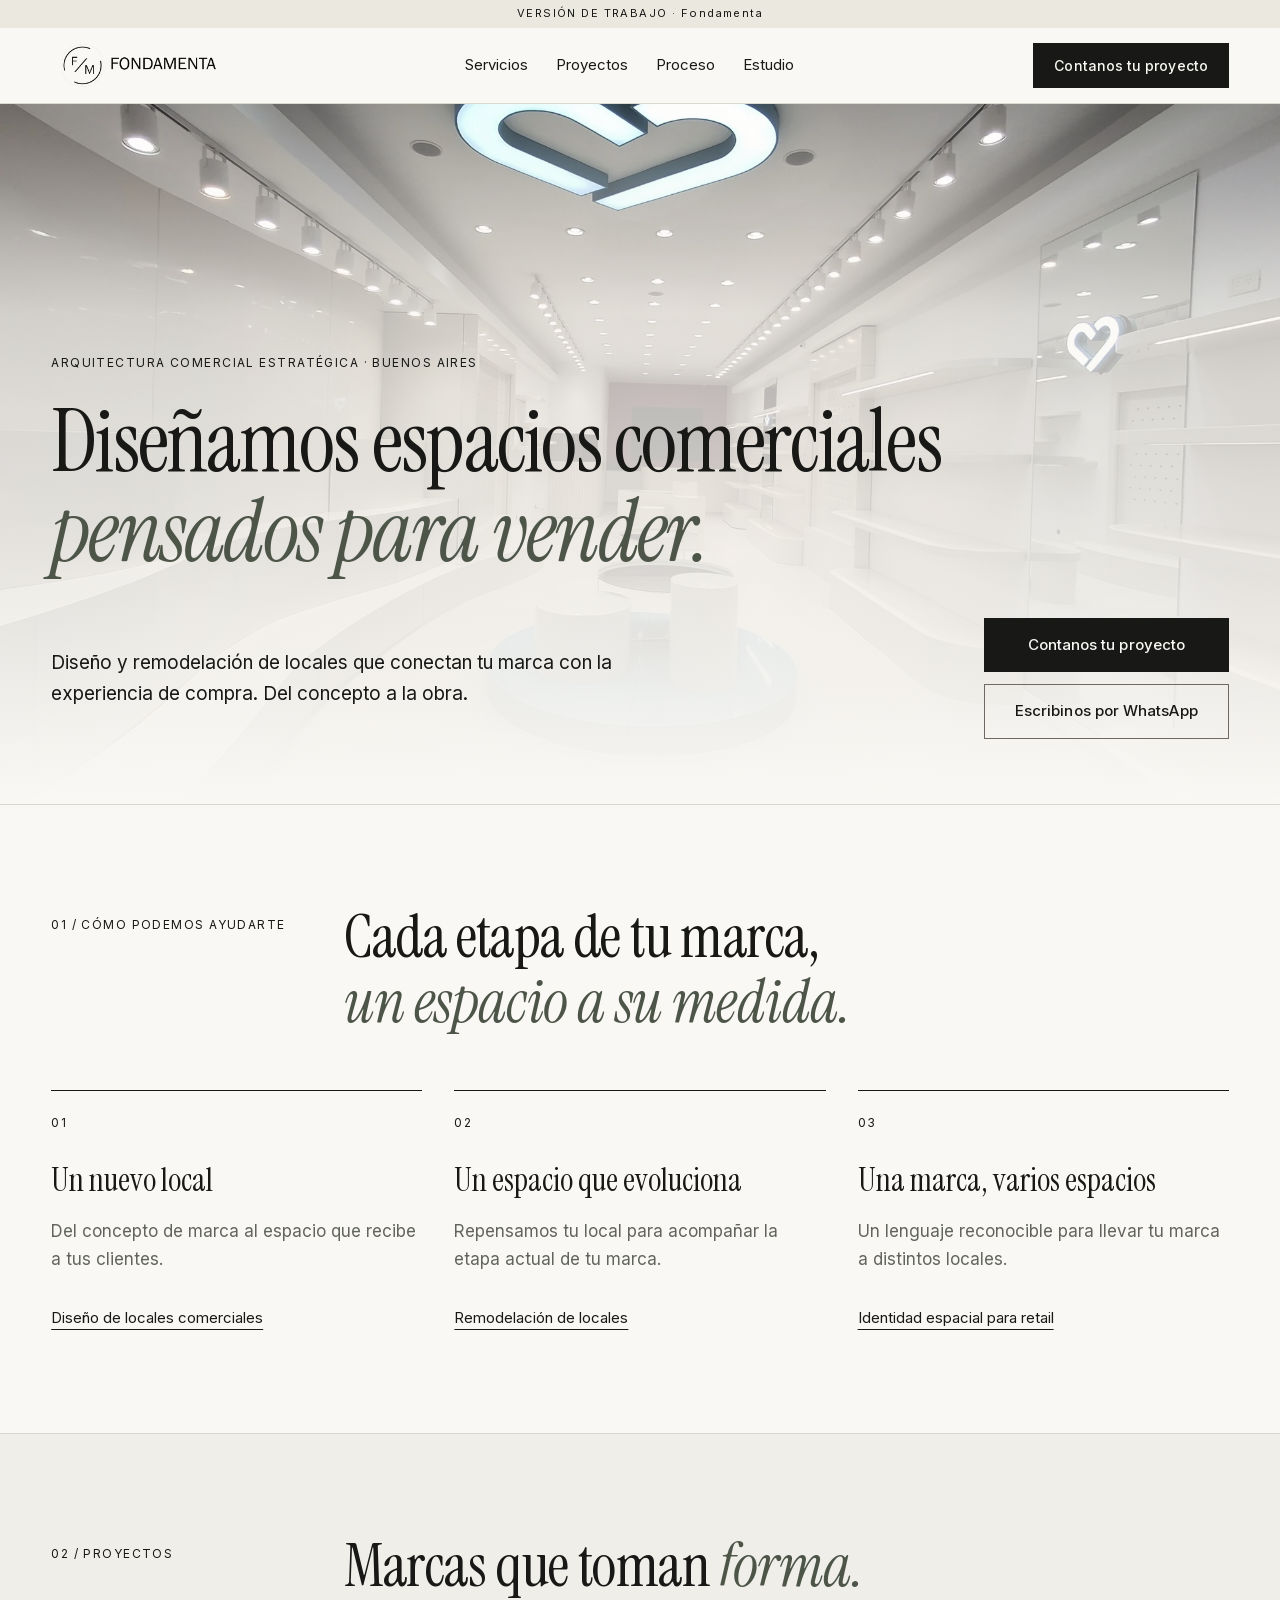
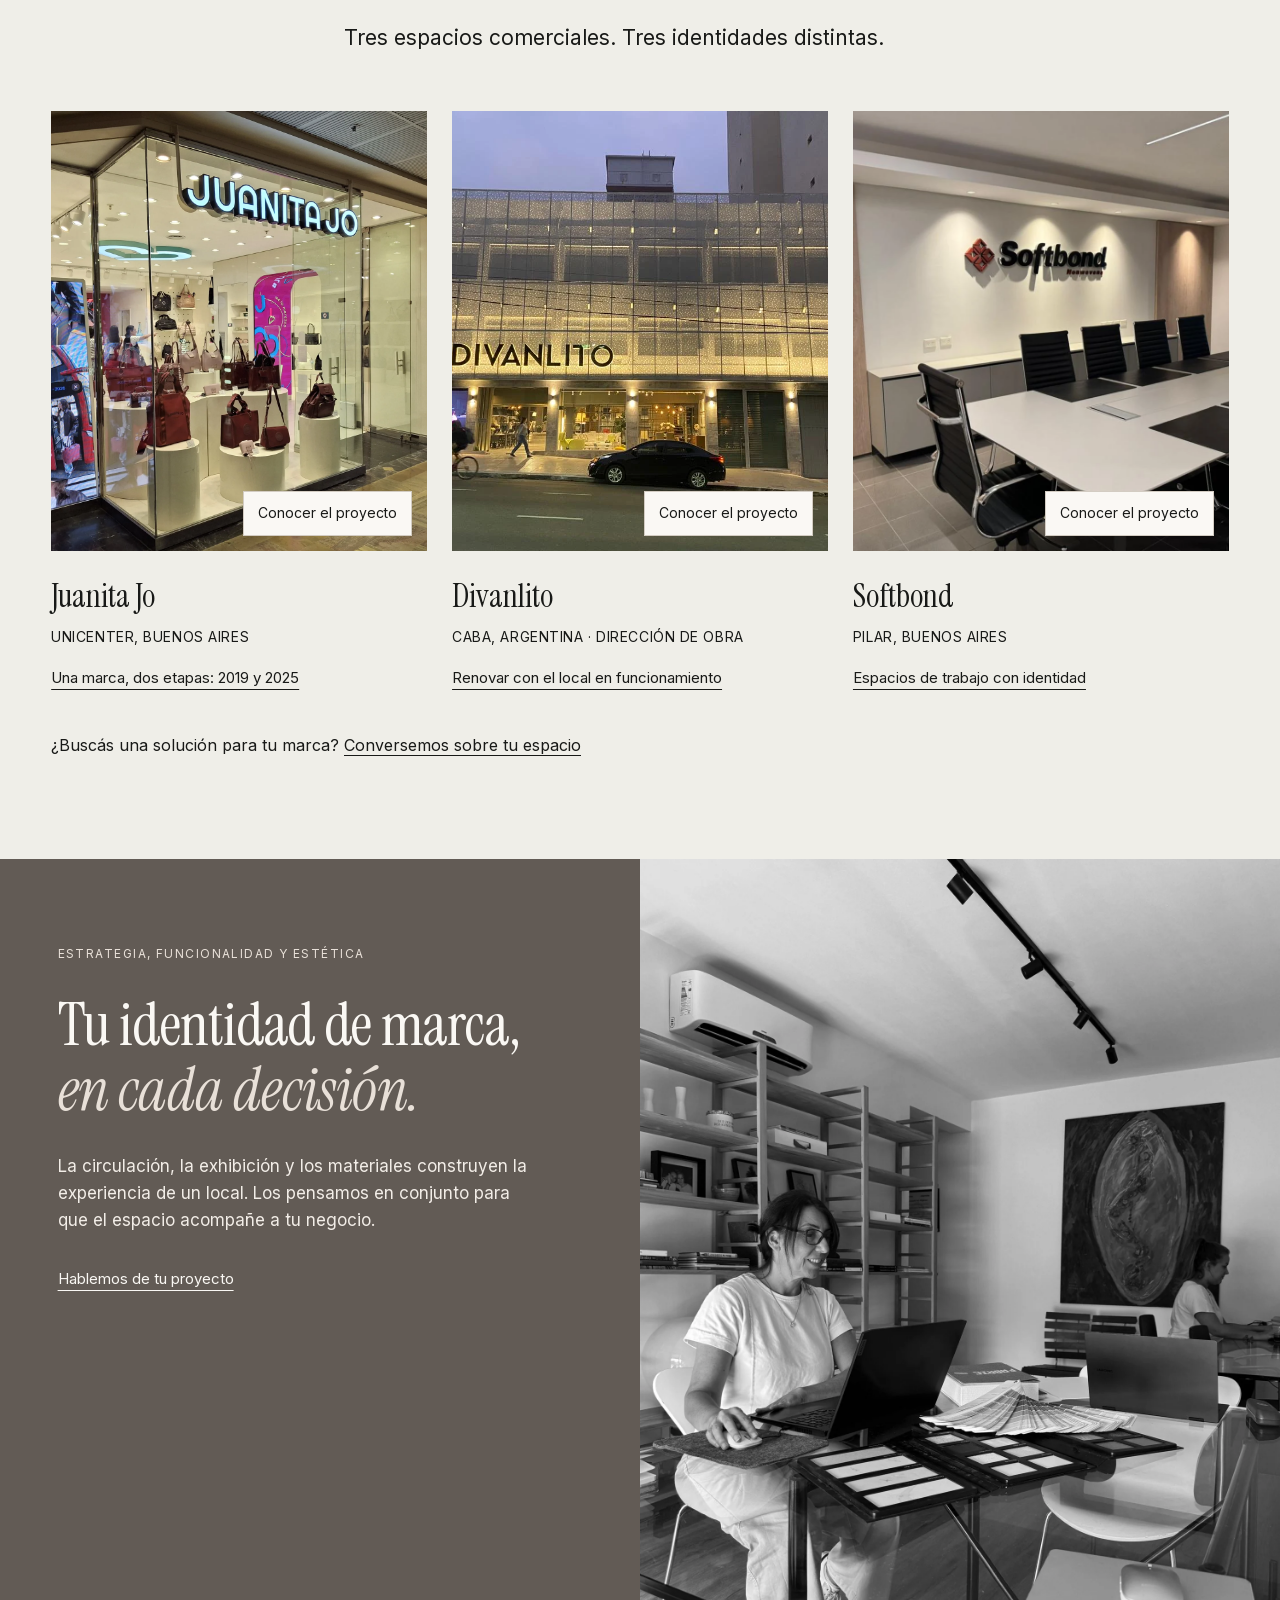
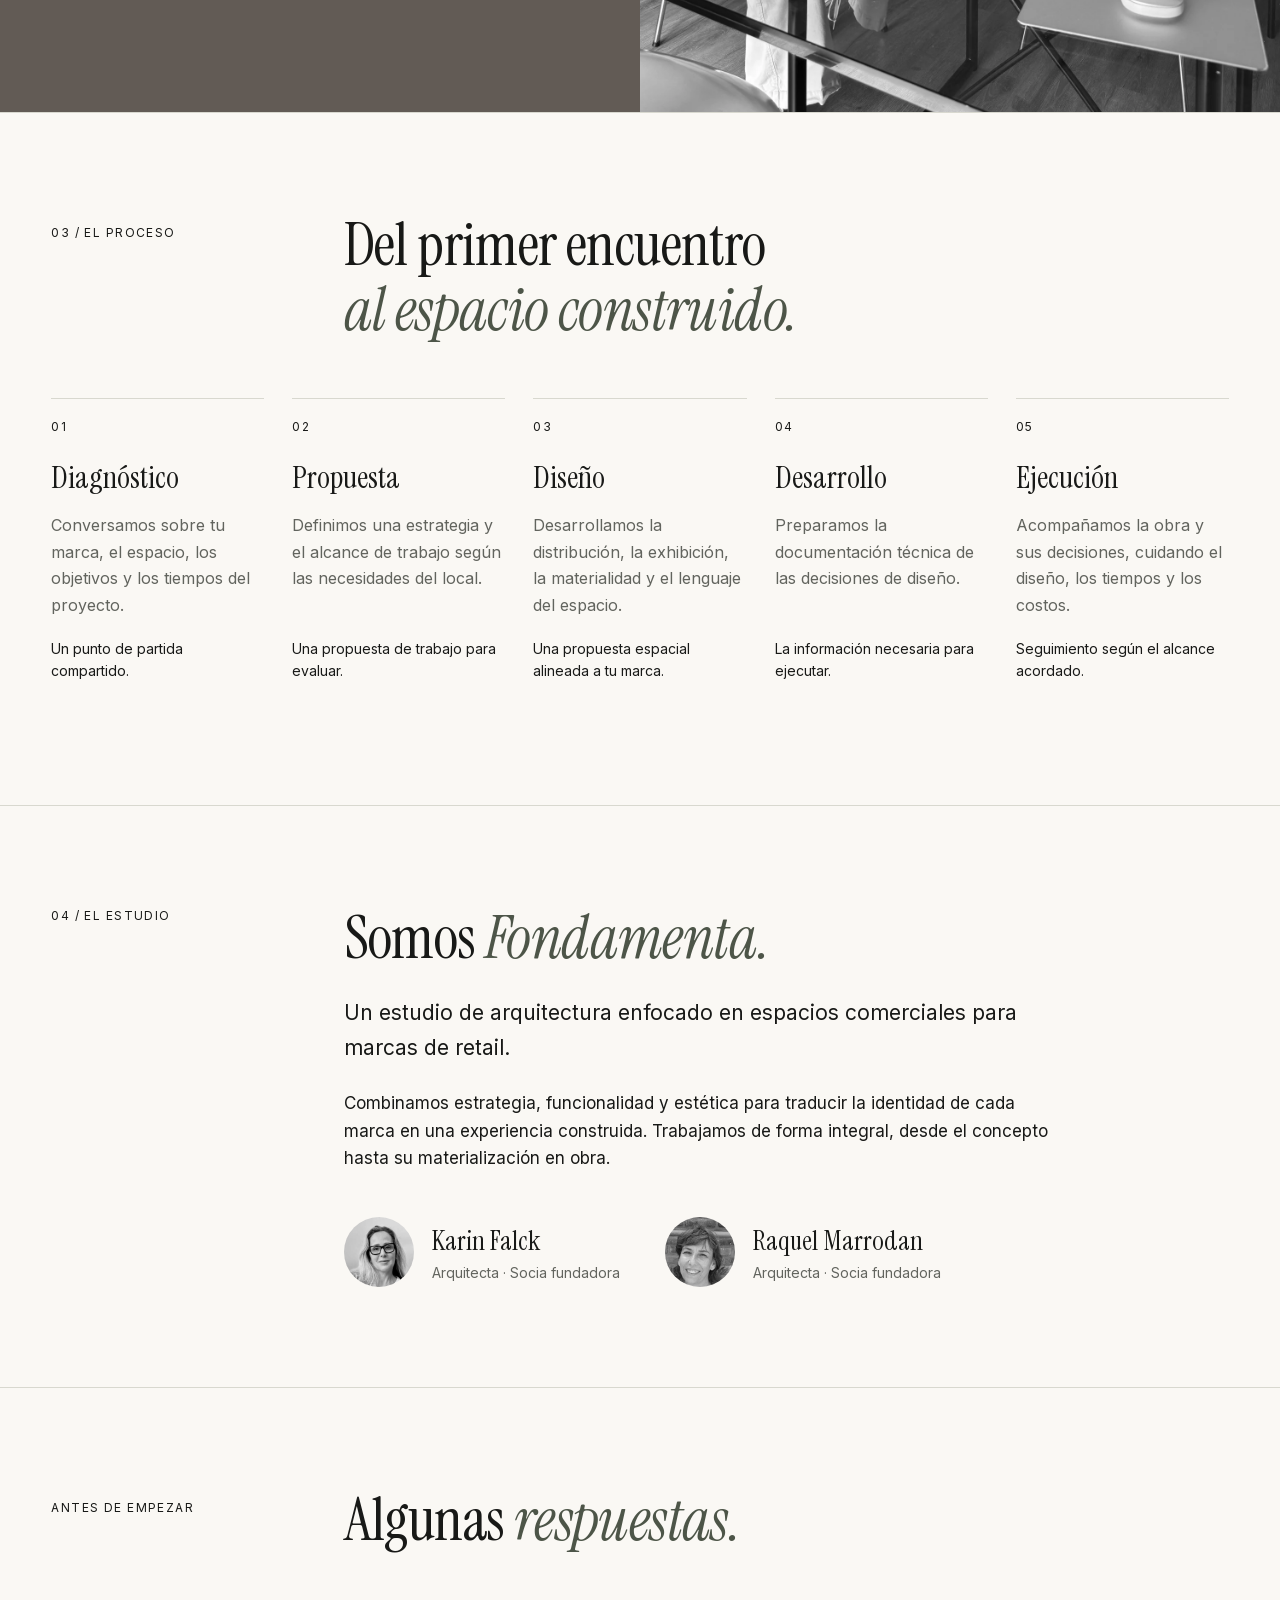
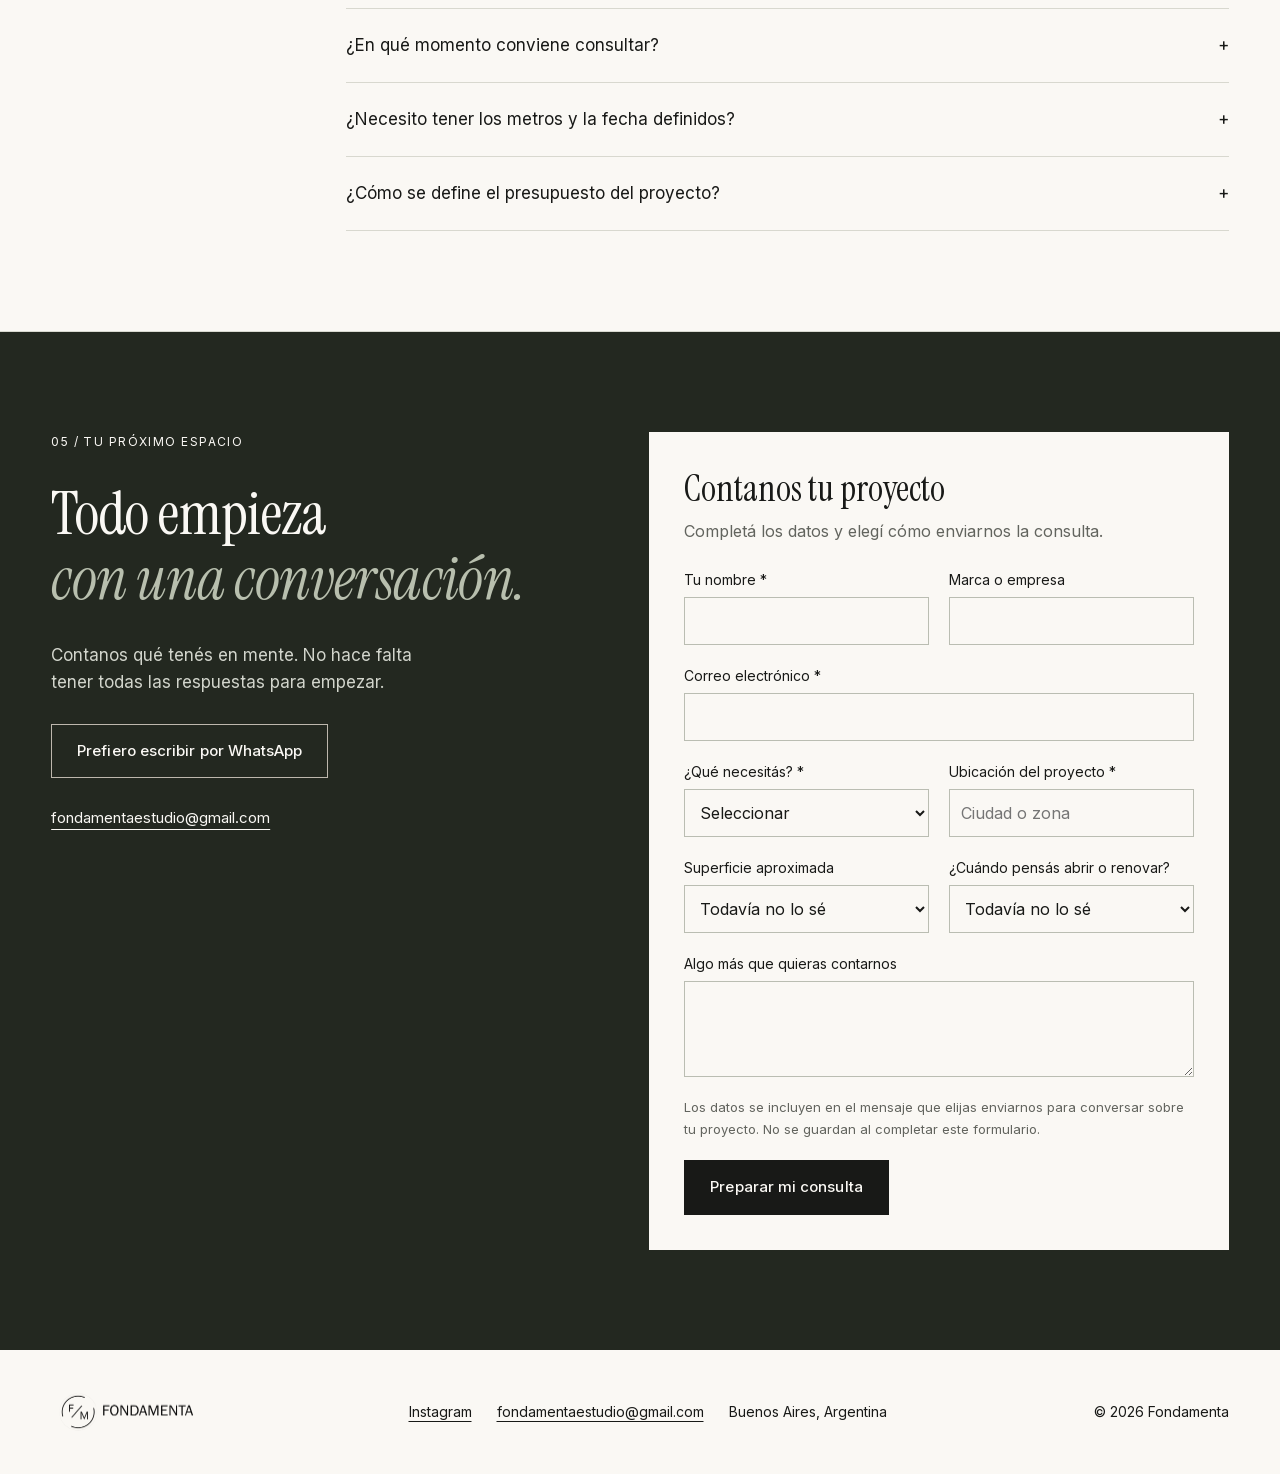
<file: index.html>
<!doctype html><html lang="es-AR"><head><meta charset="utf-8"><meta name="viewport" content="width=device-width, initial-scale=1"><title>Fondamenta — Arquitectura comercial en Buenos Aires</title><meta name="description" content="Diseño y remodelación de locales comerciales. Identidad de marca, documentación y dirección de obra. Conocé Fondamenta y contanos tu proyecto."><meta name="robots" content="noindex,nofollow"><meta name="theme-color" content="#faf8f4"><link rel="stylesheet" href="style.css"><script defer src="app.js"></script></head><body><a class="skip" href="#contenido">Ir al contenido</a><div class="preview">VERSIÓN DE TRABAJO · Fondamenta</div><header><a href="index.html" aria-label="Fondamenta, inicio"><img src="logo.png" width="180" height="54" alt="Fondamenta"></a><nav aria-label="Principal"><a href="index.html#servicios">Servicios</a><a href="index.html#proyectos">Proyectos</a><a href="index.html#proceso">Proceso</a><a href="index.html#estudio">Estudio</a></nav><a class="button small" href="index.html#contacto">Contanos tu proyecto</a></header>
<main id="contenido">
<section class="hero"><img class="hero-bg" src="hero.webp" alt="" fetchpriority="high"><div class="hero-content"><p class="eyebrow">ARQUITECTURA COMERCIAL ESTRATÉGICA · BUENOS AIRES</p><h1>Diseñamos espacios comerciales <em>pensados para vender.</em></h1><div class="hero-bottom"><p>Diseño y remodelación de locales que conectan tu marca con la experiencia de compra. Del concepto a la obra.</p><div class="actions"><a class="button" href="#contacto">Contanos tu proyecto</a><a class="button secondary" data-track="whatsapp_click" href="https://wa.me/5491155875161?text=Hola%2C%20me%20gustar%C3%ADa%20conversar%20sobre%20un%20proyecto%20comercial." target="_blank" rel="noopener">Escribinos por WhatsApp</a></div></div></div></section>
<section class="section" id="servicios"><div class="section-heading"><p class="eyebrow">01 / CÓMO PODEMOS AYUDARTE</p><h2>Cada etapa de tu marca, <br><em>un espacio a su medida.</em></h2></div><div class="services"><a class="service" href="diseno-locales-comerciales/index.html"><span class="eyebrow">01</span><h3>Un nuevo local</h3><p>Del concepto de marca al espacio que recibe a tus clientes.</p><span class="text-link">Diseño de locales comerciales</span></a><a class="service" href="remodelacion-locales/index.html"><span class="eyebrow">02</span><h3>Un espacio que evoluciona</h3><p>Repensamos tu local para acompañar la etapa actual de tu marca.</p><span class="text-link">Remodelación de locales</span></a><a class="service" href="identidad-espacial-retail/index.html"><span class="eyebrow">03</span><h3>Una marca, varios espacios</h3><p>Un lenguaje reconocible para llevar tu marca a distintos locales.</p><span class="text-link">Identidad espacial para retail</span></a></div></section>
<section class="section projects" id="proyectos"><div class="section-heading"><p class="eyebrow">02 / PROYECTOS</p><div><h2>Marcas que toman <em>forma.</em></h2><p class="intro">Tres espacios comerciales. Tres identidades distintas.</p></div></div><div class="project-grid"><article><a class="project-photo" href="proyectos/juanita-jo-unicenter/index.html" aria-label="Conocer el proyecto Juanita Jo en Unicenter"><img loading="lazy" src="obras/juanita-jo-unicenter/2025-fachada.webp" alt="Fachada de Juanita Jo en Unicenter, proyecto de 2025"><span>Conocer el proyecto</span></a><div class="project-caption"><h3>Juanita Jo</h3><p>Unicenter, Buenos Aires</p><a class="text-link" href="proyectos/juanita-jo-unicenter/index.html">Una marca, dos etapas: 2019 y 2025</a></div></article><article><a class="project-photo" href="proyectos/divanlito/index.html" aria-label="Conocer el proyecto Divanlito"><img loading="lazy" src="obras/divanlito/despues-fachada.webp" alt="Fachada renovada de Divanlito, dirección de obra de Fondamenta y proyecto de Interior Design"><span>Conocer el proyecto</span></a><div class="project-caption"><h3>Divanlito</h3><p>CABA, Argentina · Dirección de obra</p><a class="text-link" href="proyectos/divanlito/index.html">Renovar con el local en funcionamiento</a></div></article><article><a class="project-photo" href="proyectos/softbond/index.html" aria-label="Conocer el proyecto Softbond"><img loading="lazy" src="obras/softbond/sala-reuniones.webp" alt="Sala de reuniones de Softbond con la identidad de la empresa en la pared"><span>Conocer el proyecto</span></a><div class="project-caption"><h3>Softbond</h3><p>Pilar, Buenos Aires</p><a class="text-link" href="proyectos/softbond/index.html">Espacios de trabajo con identidad</a></div></article></div><p class="project-note">¿Buscás una solución para tu marca? <a href="#contacto">Conversemos sobre tu espacio</a></p></section>
<section class="statement" id="identidad"><div><p class="eyebrow">ESTRATEGIA, FUNCIONALIDAD Y ESTÉTICA</p><h2>Tu identidad de marca, <br><em>en cada decisión.</em></h2><p>La circulación, la exhibición y los materiales construyen la experiencia de un local. Los pensamos en conjunto para que el espacio acompañe a tu negocio.</p><a class="text-link" href="#contacto">Hablemos de tu proyecto</a></div><img loading="lazy" src="estudio-trabajando.webp" alt="Trabajo de diseño y desarrollo en Fondamenta"></section>
<section class="section" id="proceso"><div class="section-heading"><p class="eyebrow">03 / EL PROCESO</p><h2>Del primer encuentro <br><em>al espacio construido.</em></h2></div><div class="process"><article><span class="eyebrow">01</span><h3>Diagnóstico</h3><p>Conversamos sobre tu marca, el espacio, los objetivos y los tiempos del proyecto.</p><small>Un punto de partida compartido.</small></article><article><span class="eyebrow">02</span><h3>Propuesta</h3><p>Definimos una estrategia y el alcance de trabajo según las necesidades del local.</p><small>Una propuesta de trabajo para evaluar.</small></article><article><span class="eyebrow">03</span><h3>Diseño</h3><p>Desarrollamos la distribución, la exhibición, la materialidad y el lenguaje del espacio.</p><small>Una propuesta espacial alineada a tu marca.</small></article><article><span class="eyebrow">04</span><h3>Desarrollo</h3><p>Preparamos la documentación técnica de las decisiones de diseño.</p><small>La información necesaria para ejecutar.</small></article><article><span class="eyebrow">05</span><h3>Ejecución</h3><p>Acompañamos la obra y sus decisiones, cuidando el diseño, los tiempos y los costos.</p><small>Seguimiento según el alcance acordado.</small></article></div></section>
<section class="section studio" id="estudio"><p class="eyebrow">04 / EL ESTUDIO</p><div><h2>Somos <em>Fondamenta.</em></h2><p class="intro">Un estudio de arquitectura enfocado en espacios comerciales para marcas de retail.</p><p>Combinamos estrategia, funcionalidad y estética para traducir la identidad de cada marca en una experiencia construida. Trabajamos de forma integral, desde el concepto hasta su materialización en obra.</p><div class="team"><div><img loading="lazy" src="team/karin.webp" alt="Karin Falck"><div><h3>Karin Falck</h3><p>Arquitecta · Socia fundadora</p></div></div><div><img loading="lazy" src="team/raquel.webp" alt="Raquel Marrodan"><div><h3>Raquel Marrodan</h3><p>Arquitecta · Socia fundadora</p></div></div></div></div></section>
<section class="section faq"><div class="section-heading"><p class="eyebrow">ANTES DE EMPEZAR</p><h2>Algunas <em>respuestas.</em></h2></div><div><details><summary>¿En qué momento conviene consultar?<span aria-hidden="true">+</span></summary><p>Podés contactarnos si estás pensando en abrir un local, renovar uno existente o desarrollar la identidad espacial de tu marca. La primera conversación nos permite entender en qué etapa estás.</p></details><details><summary>¿Necesito tener los metros y la fecha definidos?<span aria-hidden="true">+</span></summary><p>No. Una estimación nos ayuda, pero podés indicar que todavía no lo sabés. Revisamos esos puntos al conversar sobre el proyecto.</p></details><details><summary>¿Cómo se define el presupuesto del proyecto?<span aria-hidden="true">+</span></summary><p>Se define según las necesidades del espacio y el alcance del trabajo. Contanos qué querés hacer para que podamos evaluar cómo acompañarte.</p></details></div></section>
<section class="section contact" id="contacto"><div><p class="eyebrow">05 / TU PRÓXIMO ESPACIO</p><h2>Todo empieza <br><em>con una conversación.</em></h2><p>Contanos qué tenés en mente. No hace falta tener todas las respuestas para empezar.</p><a class="button secondary" data-track="whatsapp_click" href="https://wa.me/5491155875161?text=Hola%2C%20me%20gustar%C3%ADa%20conversar%20sobre%20un%20proyecto%20comercial." target="_blank" rel="noopener">Prefiero escribir por WhatsApp</a><a class="text-link" data-track="email_click" href="mailto:fondamentaestudio@gmail.com">fondamentaestudio@gmail.com</a></div><form id="project-form"><h3>Contanos tu proyecto</h3><p class="form-intro">Completá los datos y elegí cómo enviarnos la consulta.</p><div class="form-grid"><label>Tu nombre *<input name="nombre" autocomplete="name" required maxlength="100"></label><label>Marca o empresa<input name="marca" autocomplete="organization" maxlength="120"></label><label class="wide">Correo electrónico *<input name="email" type="email" autocomplete="email" required maxlength="200"></label><label>¿Qué necesitás? *<select name="tipo" required><option value="">Seleccionar</option><option>Diseñar un nuevo local</option><option>Remodelar un local</option><option>Identidad espacial para varios locales</option><option>Quiero asesoramiento</option></select></label><label>Ubicación del proyecto *<input name="ubicacion" placeholder="Ciudad o zona" required maxlength="160"></label><label>Superficie aproximada<select name="superficie"><option>Todavía no lo sé</option><option>Hasta 50 m²</option><option>Entre 50 y 150 m²</option><option>Entre 150 y 300 m²</option><option>Más de 300 m²</option></select></label><label>¿Cuándo pensás abrir o renovar?<select name="plazo"><option>Todavía no lo sé</option><option>En los próximos 3 meses</option><option>Entre 3 y 6 meses</option><option>En más de 6 meses</option></select></label><label class="wide">Algo más que quieras contarnos<textarea name="mensaje" rows="3" maxlength="2000"></textarea></label></div><p class="privacy">Los datos se incluyen en el mensaje que elijas enviarnos para conversar sobre tu proyecto. No se guardan al completar este formulario.</p><button class="button" type="submit">Preparar mi consulta</button><div id="send-options" hidden aria-live="polite"><h4>Tu consulta está lista para enviar.</h4><p>Elegí un canal. El envío se completa en WhatsApp o en tu aplicación de correo.</p><a class="button" id="send-whatsapp" target="_blank" rel="noopener">Abrir WhatsApp</a><a class="button secondary" id="send-email">Abrir correo</a></div></form></section>
</main><footer><img src="logo.png" alt="Fondamenta" width="160" height="48"><div><a href="https://instagram.com/fondamenta.estudio" target="_blank" rel="noopener">Instagram</a><a data-track="email_click" href="mailto:fondamentaestudio@gmail.com">fondamentaestudio@gmail.com</a><span>Buenos Aires, Argentina</span></div><span>© 2026 Fondamenta</span></footer><dialog id="photo-dialog"><button class="close" type="button" aria-label="Cerrar imagen">×</button><img id="dialog-image" alt=""><p id="dialog-caption"></p></dialog></body></html>
</file>
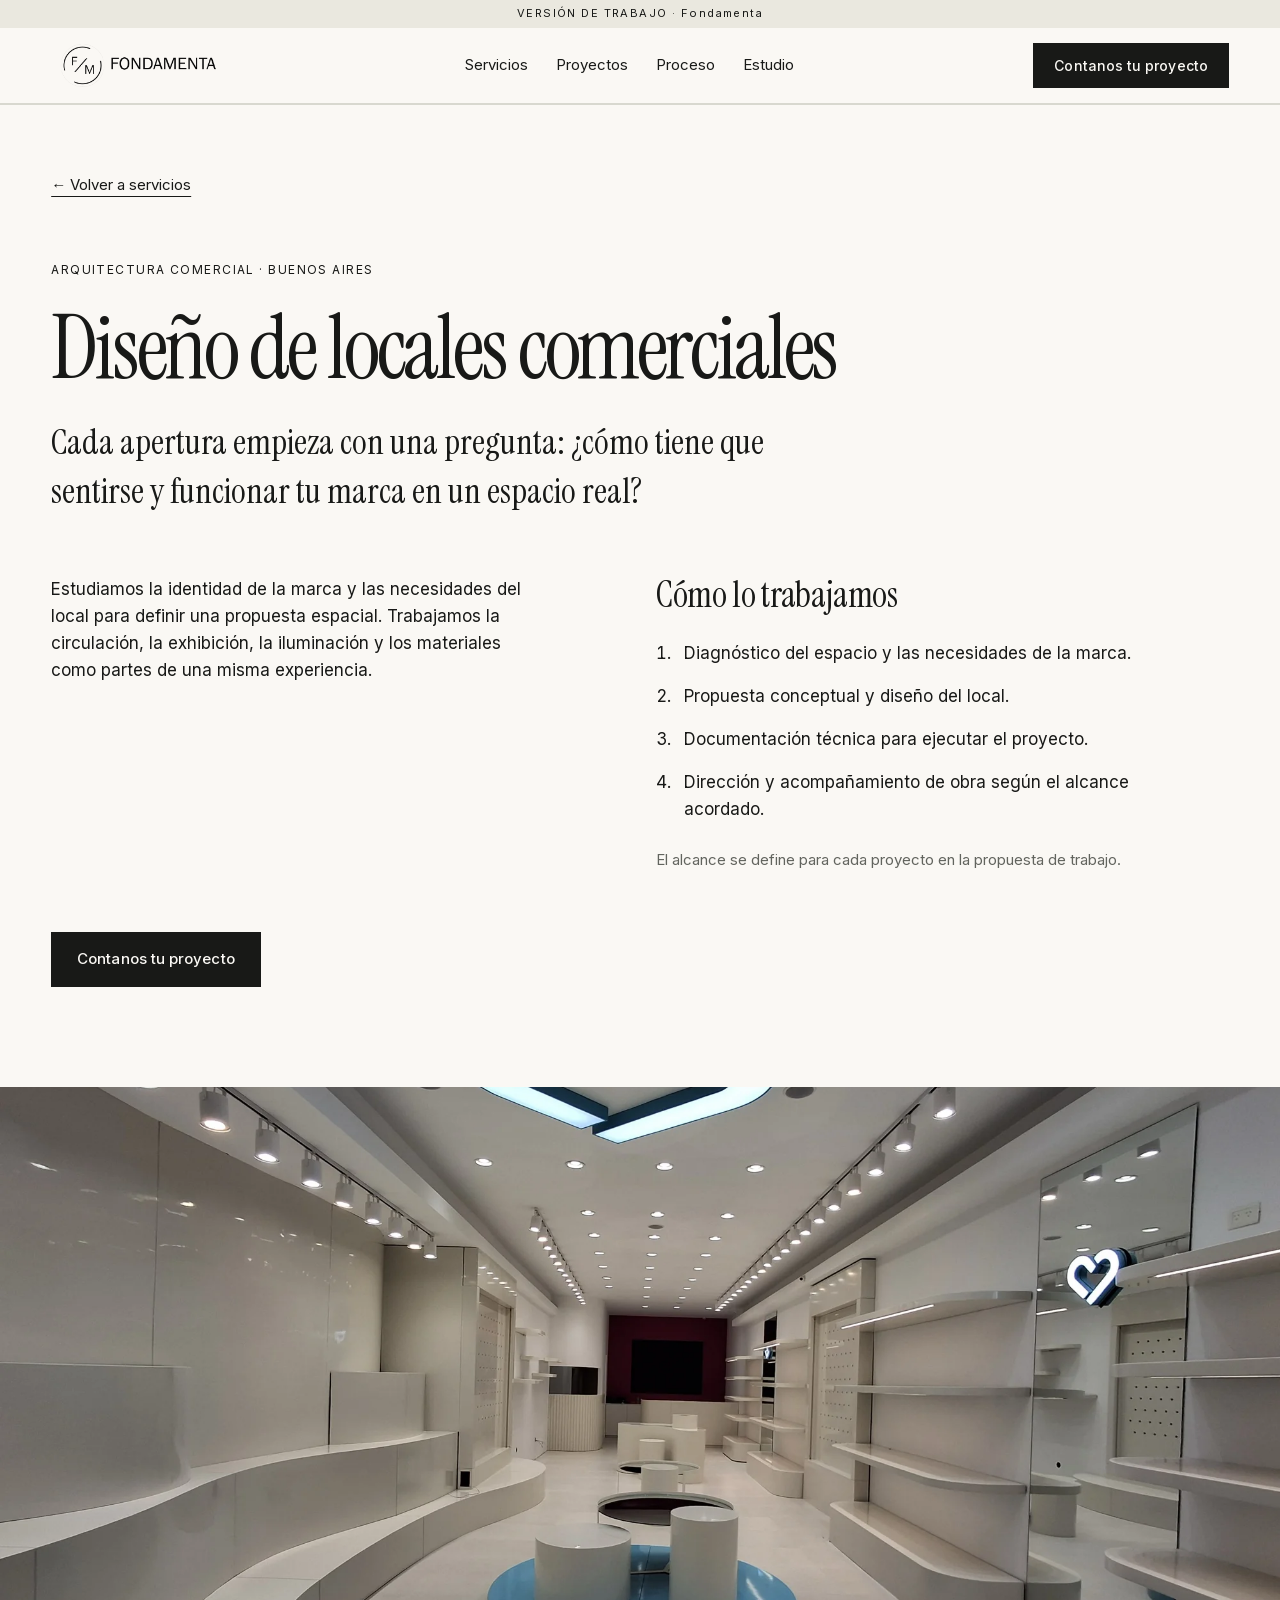
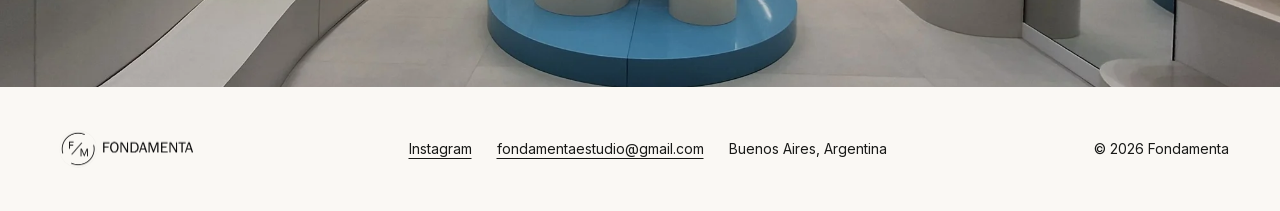
<file: diseno-locales-comerciales/index.html>
<!doctype html><html lang="es-AR"><head><meta charset="utf-8"><meta name="viewport" content="width=device-width, initial-scale=1"><title>Diseño de locales comerciales — Fondamenta</title><meta name="description" content="Del concepto de marca al espacio que recibe a tus clientes."><meta name="robots" content="noindex,nofollow"><meta name="theme-color" content="#faf8f4"><link rel="stylesheet" href="../style.css"><script defer src="../app.js"></script></head><body><a class="skip" href="#contenido">Ir al contenido</a><div class="preview">VERSIÓN DE TRABAJO · Fondamenta</div><header><a href="../index.html" aria-label="Fondamenta, inicio"><img src="../logo.png" width="180" height="54" alt="Fondamenta"></a><nav aria-label="Principal"><a href="../index.html#servicios">Servicios</a><a href="../index.html#proyectos">Proyectos</a><a href="../index.html#proceso">Proceso</a><a href="../index.html#estudio">Estudio</a></nav><a class="button small" href="../index.html#contacto">Contanos tu proyecto</a></header><main id="contenido"><section class="section service-page"><a class="text-link" href="../index.html#servicios">← Volver a servicios</a><p class="eyebrow">ARQUITECTURA COMERCIAL · BUENOS AIRES</p><h1>Diseño de locales comerciales</h1><p class="lead">Cada apertura empieza con una pregunta: ¿cómo tiene que sentirse y funcionar tu marca en un espacio real?</p><div class="service-body"><p>Estudiamos la identidad de la marca y las necesidades del local para definir una propuesta espacial. Trabajamos la circulación, la exhibición, la iluminación y los materiales como partes de una misma experiencia.</p><div><h2>Cómo lo trabajamos</h2><ol><li>Diagnóstico del espacio y las necesidades de la marca.</li><li>Propuesta conceptual y diseño del local.</li><li>Documentación técnica para ejecutar el proyecto.</li><li>Dirección y acompañamiento de obra según el alcance acordado.</li></ol><p>El alcance se define para cada proyecto en la propuesta de trabajo.</p></div></div><a class="button" href="../index.html#contacto">Contanos tu proyecto</a></section><section class="service-photo"><img src="../hero.webp" alt="Espacio comercial diseñado por Fondamenta"></section></main><footer><img src="../logo.png" alt="Fondamenta" width="160" height="48"><div><a href="https://instagram.com/fondamenta.estudio" target="_blank" rel="noopener">Instagram</a><a data-track="email_click" href="mailto:fondamentaestudio@gmail.com">fondamentaestudio@gmail.com</a><span>Buenos Aires, Argentina</span></div><span>© 2026 Fondamenta</span></footer></body></html>
</file>
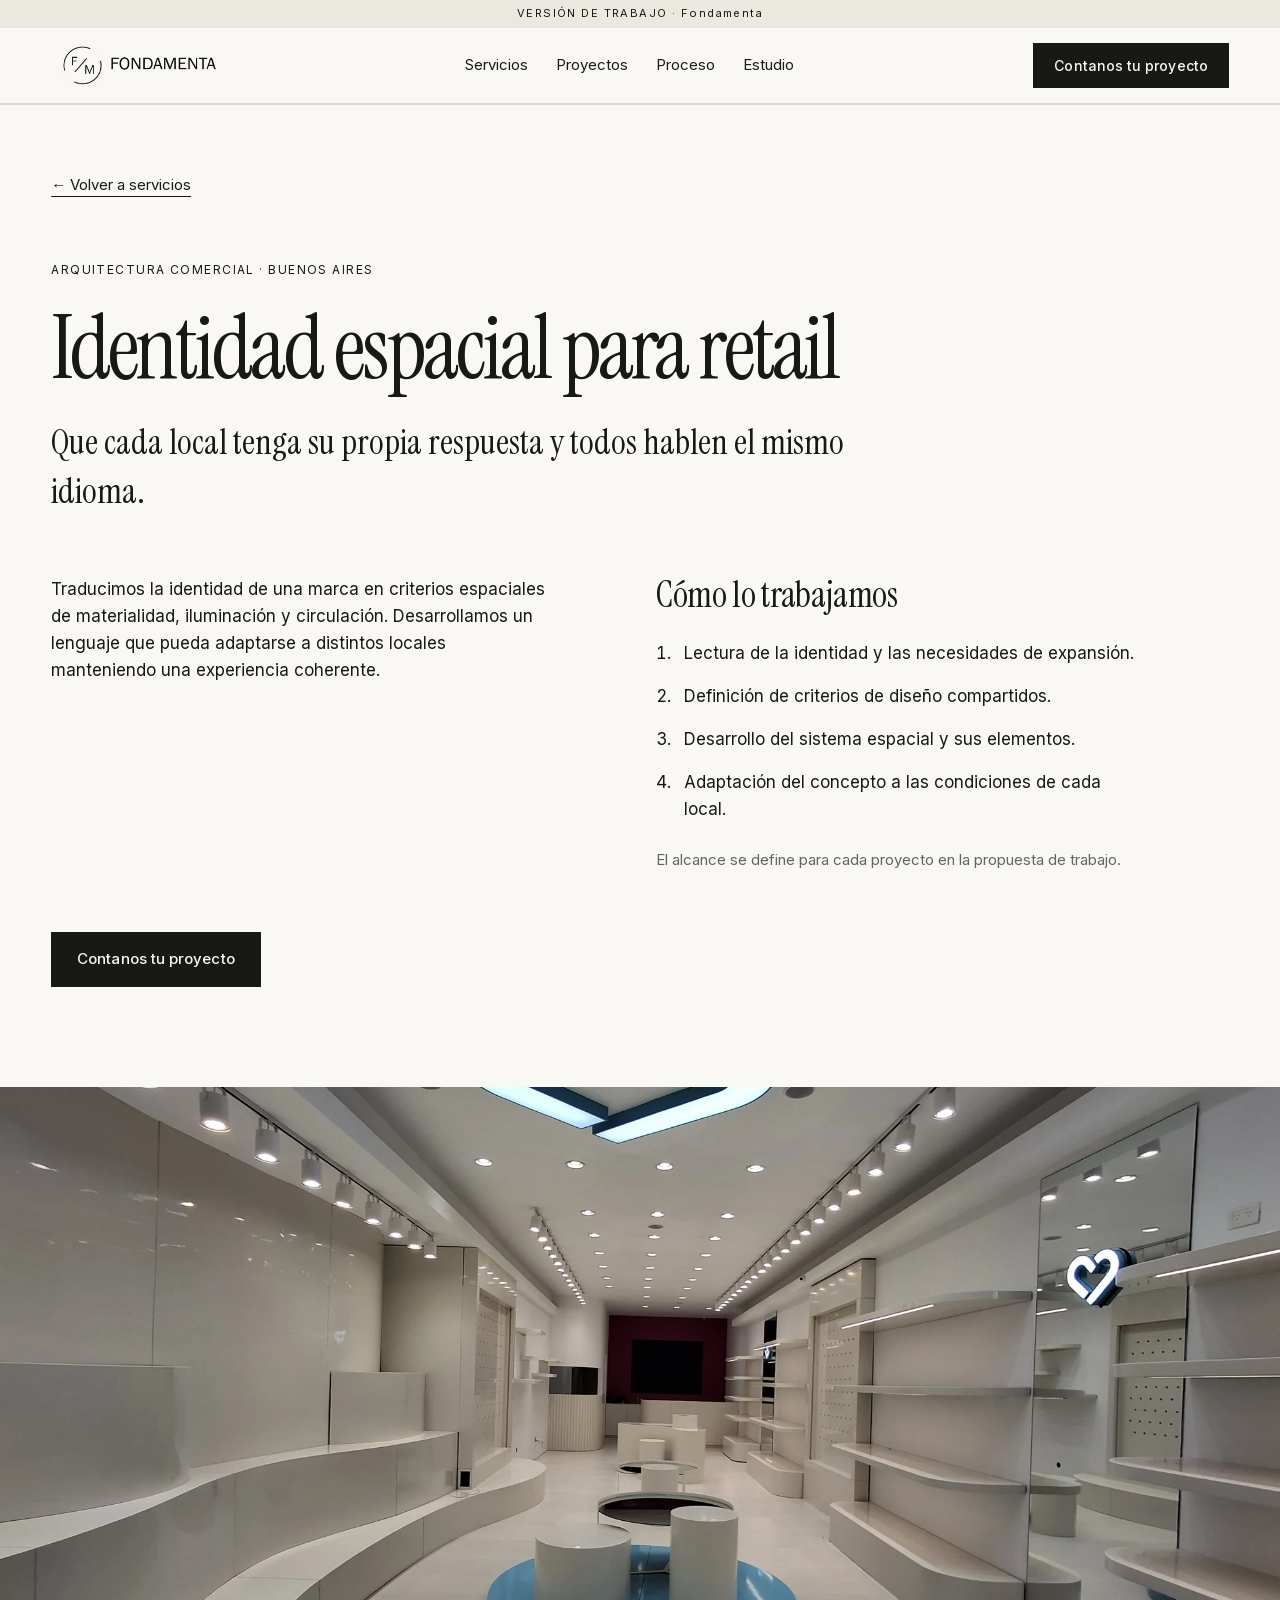
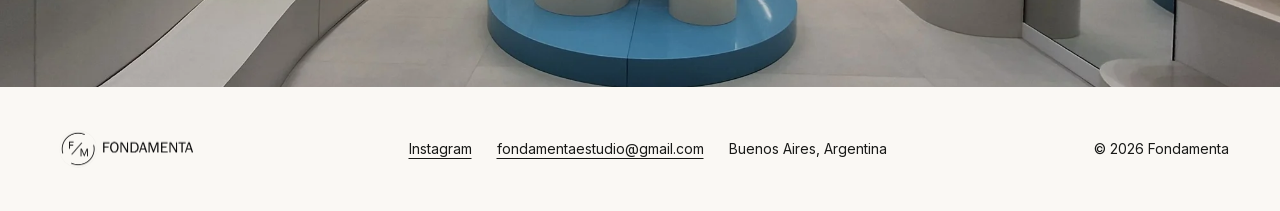
<file: identidad-espacial-retail/index.html>
<!doctype html><html lang="es-AR"><head><meta charset="utf-8"><meta name="viewport" content="width=device-width, initial-scale=1"><title>Identidad espacial para retail — Fondamenta</title><meta name="description" content="Un lenguaje reconocible para llevar tu marca a distintos locales."><meta name="robots" content="noindex,nofollow"><meta name="theme-color" content="#faf8f4"><link rel="stylesheet" href="../style.css"><script defer src="../app.js"></script></head><body><a class="skip" href="#contenido">Ir al contenido</a><div class="preview">VERSIÓN DE TRABAJO · Fondamenta</div><header><a href="../index.html" aria-label="Fondamenta, inicio"><img src="../logo.png" width="180" height="54" alt="Fondamenta"></a><nav aria-label="Principal"><a href="../index.html#servicios">Servicios</a><a href="../index.html#proyectos">Proyectos</a><a href="../index.html#proceso">Proceso</a><a href="../index.html#estudio">Estudio</a></nav><a class="button small" href="../index.html#contacto">Contanos tu proyecto</a></header><main id="contenido"><section class="section service-page"><a class="text-link" href="../index.html#servicios">← Volver a servicios</a><p class="eyebrow">ARQUITECTURA COMERCIAL · BUENOS AIRES</p><h1>Identidad espacial para retail</h1><p class="lead">Que cada local tenga su propia respuesta y todos hablen el mismo idioma.</p><div class="service-body"><p>Traducimos la identidad de una marca en criterios espaciales de materialidad, iluminación y circulación. Desarrollamos un lenguaje que pueda adaptarse a distintos locales manteniendo una experiencia coherente.</p><div><h2>Cómo lo trabajamos</h2><ol><li>Lectura de la identidad y las necesidades de expansión.</li><li>Definición de criterios de diseño compartidos.</li><li>Desarrollo del sistema espacial y sus elementos.</li><li>Adaptación del concepto a las condiciones de cada local.</li></ol><p>El alcance se define para cada proyecto en la propuesta de trabajo.</p></div></div><a class="button" href="../index.html#contacto">Contanos tu proyecto</a></section><section class="service-photo"><img src="../hero.webp" alt="Espacio comercial diseñado por Fondamenta"></section></main><footer><img src="../logo.png" alt="Fondamenta" width="160" height="48"><div><a href="https://instagram.com/fondamenta.estudio" target="_blank" rel="noopener">Instagram</a><a data-track="email_click" href="mailto:fondamentaestudio@gmail.com">fondamentaestudio@gmail.com</a><span>Buenos Aires, Argentina</span></div><span>© 2026 Fondamenta</span></footer></body></html>
</file>
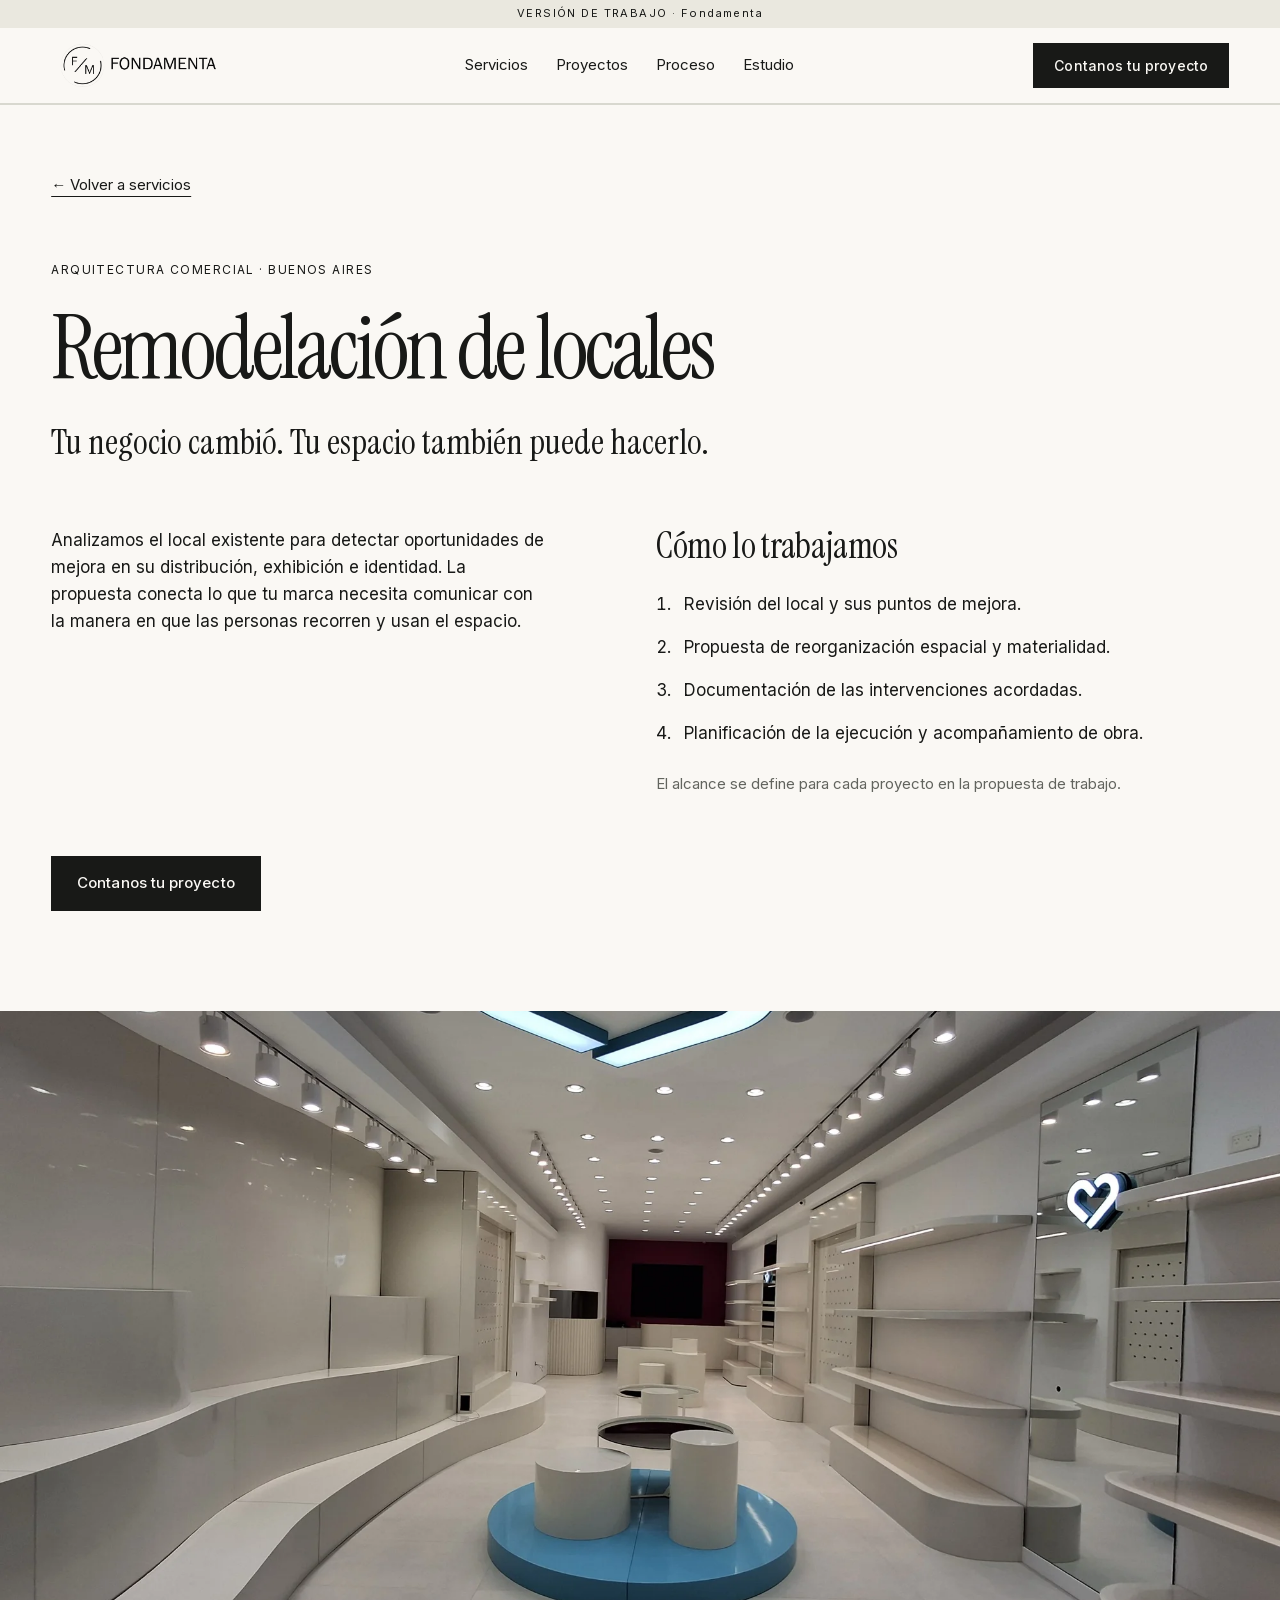
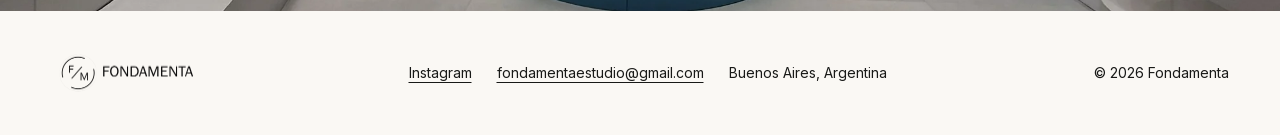
<file: remodelacion-locales/index.html>
<!doctype html><html lang="es-AR"><head><meta charset="utf-8"><meta name="viewport" content="width=device-width, initial-scale=1"><title>Remodelación de locales — Fondamenta</title><meta name="description" content="Repensamos tu local para acompañar la etapa actual de tu marca."><meta name="robots" content="noindex,nofollow"><meta name="theme-color" content="#faf8f4"><link rel="stylesheet" href="../style.css"><script defer src="../app.js"></script></head><body><a class="skip" href="#contenido">Ir al contenido</a><div class="preview">VERSIÓN DE TRABAJO · Fondamenta</div><header><a href="../index.html" aria-label="Fondamenta, inicio"><img src="../logo.png" width="180" height="54" alt="Fondamenta"></a><nav aria-label="Principal"><a href="../index.html#servicios">Servicios</a><a href="../index.html#proyectos">Proyectos</a><a href="../index.html#proceso">Proceso</a><a href="../index.html#estudio">Estudio</a></nav><a class="button small" href="../index.html#contacto">Contanos tu proyecto</a></header><main id="contenido"><section class="section service-page"><a class="text-link" href="../index.html#servicios">← Volver a servicios</a><p class="eyebrow">ARQUITECTURA COMERCIAL · BUENOS AIRES</p><h1>Remodelación de locales</h1><p class="lead">Tu negocio cambió. Tu espacio también puede hacerlo.</p><div class="service-body"><p>Analizamos el local existente para detectar oportunidades de mejora en su distribución, exhibición e identidad. La propuesta conecta lo que tu marca necesita comunicar con la manera en que las personas recorren y usan el espacio.</p><div><h2>Cómo lo trabajamos</h2><ol><li>Revisión del local y sus puntos de mejora.</li><li>Propuesta de reorganización espacial y materialidad.</li><li>Documentación de las intervenciones acordadas.</li><li>Planificación de la ejecución y acompañamiento de obra.</li></ol><p>El alcance se define para cada proyecto en la propuesta de trabajo.</p></div></div><a class="button" href="../index.html#contacto">Contanos tu proyecto</a></section><section class="service-photo"><img src="../hero.webp" alt="Espacio comercial diseñado por Fondamenta"></section></main><footer><img src="../logo.png" alt="Fondamenta" width="160" height="48"><div><a href="https://instagram.com/fondamenta.estudio" target="_blank" rel="noopener">Instagram</a><a data-track="email_click" href="mailto:fondamentaestudio@gmail.com">fondamentaestudio@gmail.com</a><span>Buenos Aires, Argentina</span></div><span>© 2026 Fondamenta</span></footer></body></html>
</file>
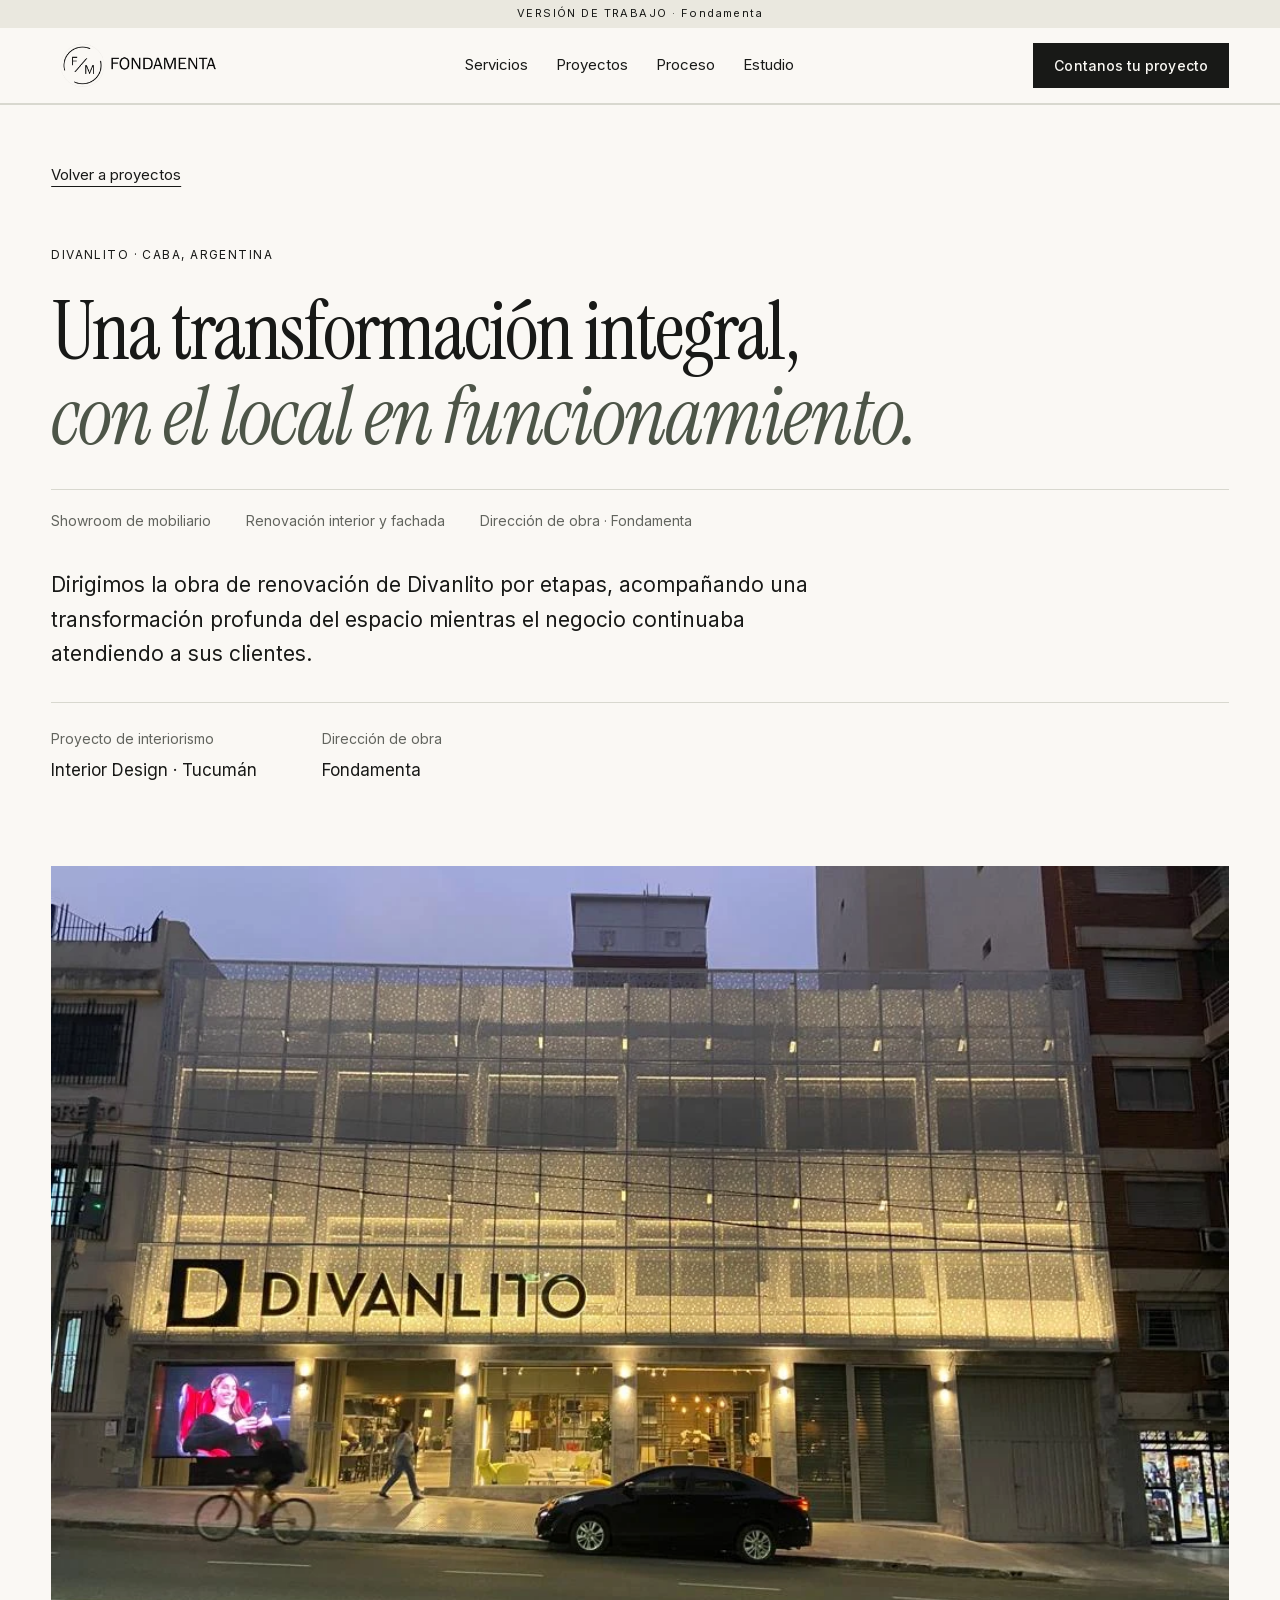
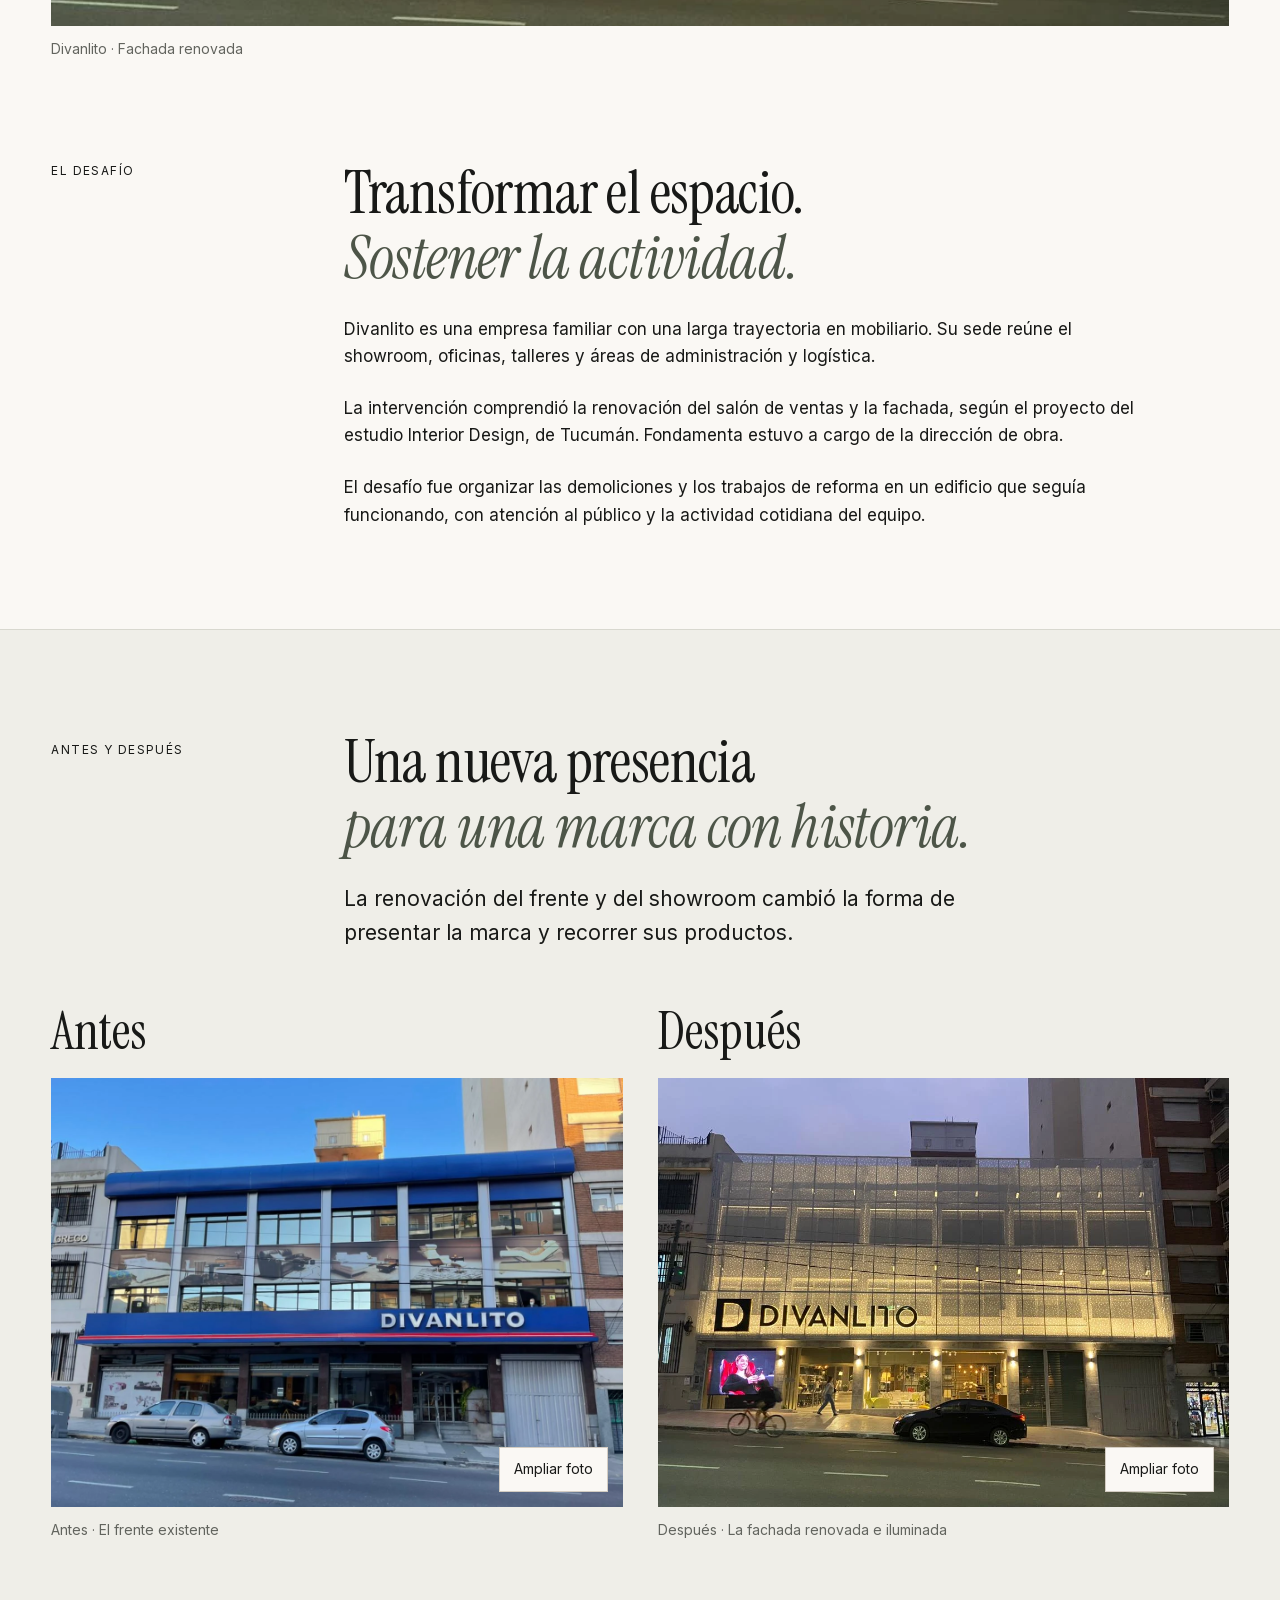
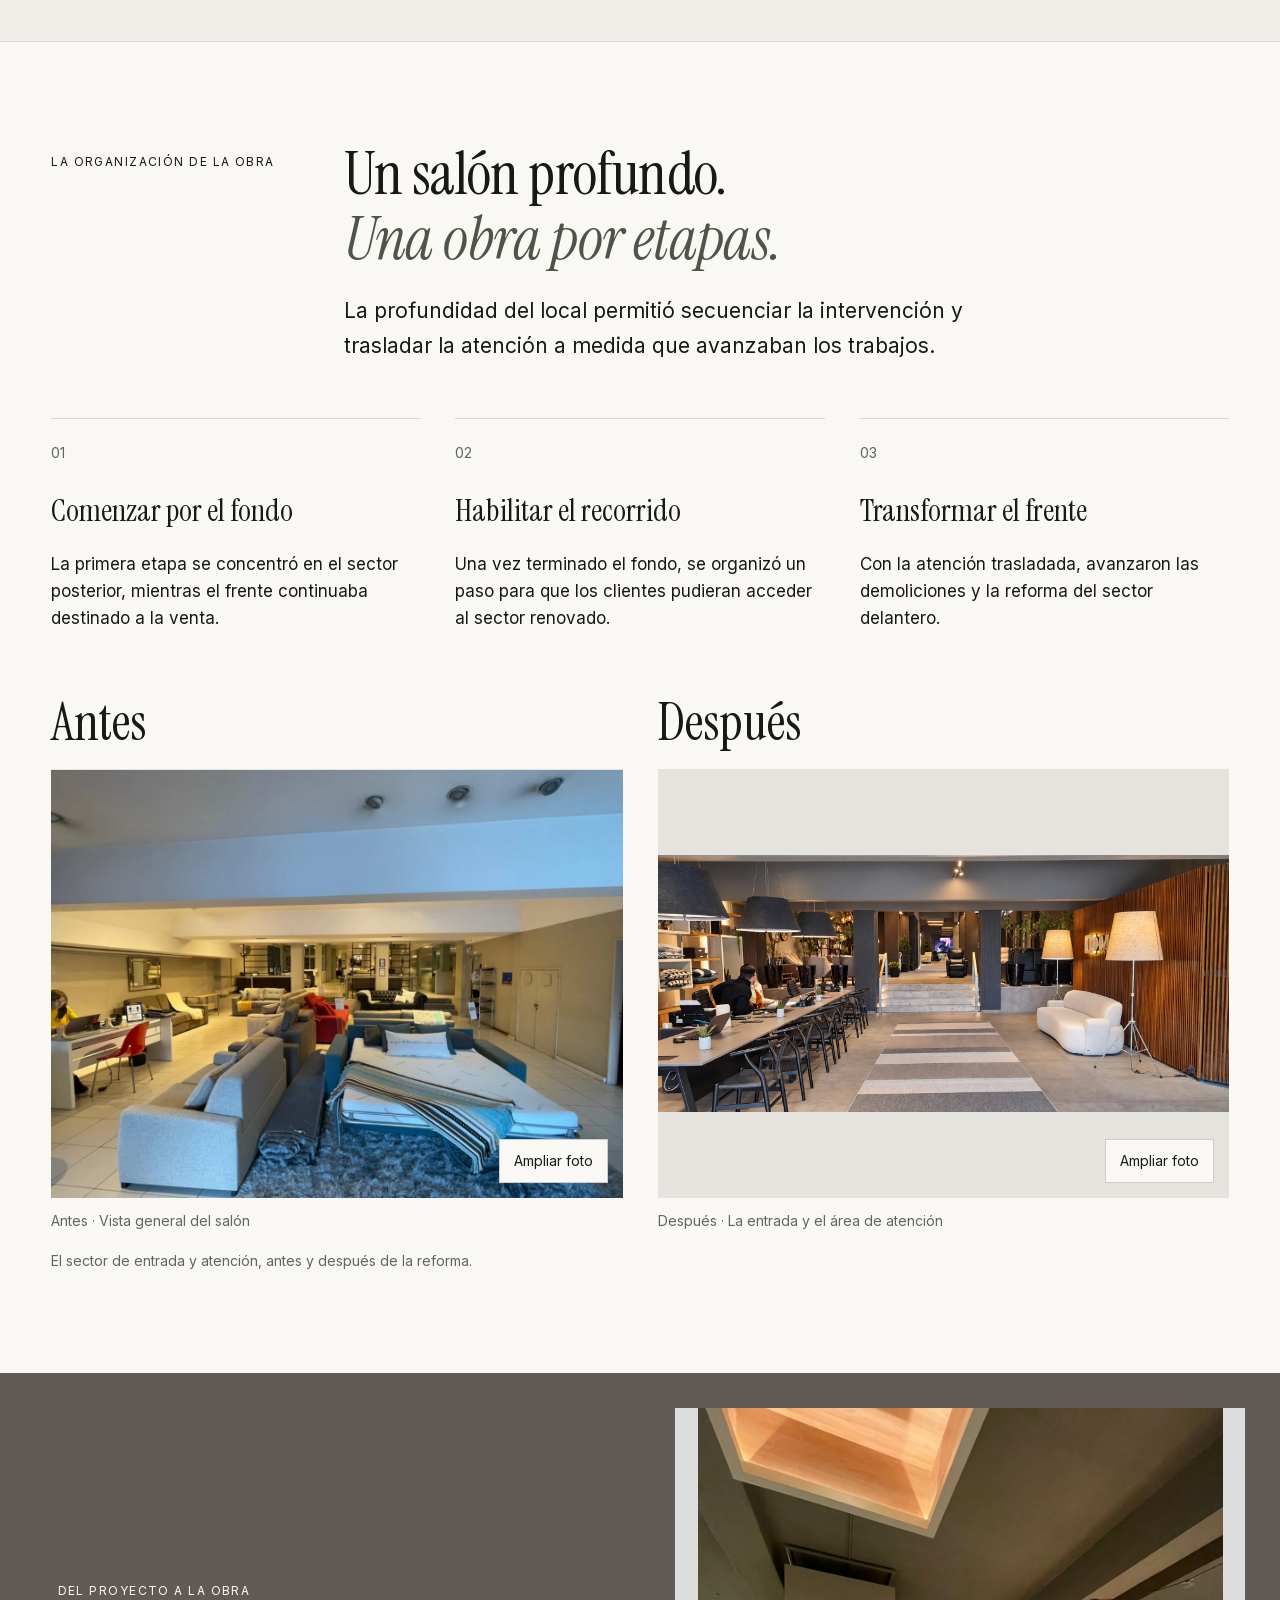
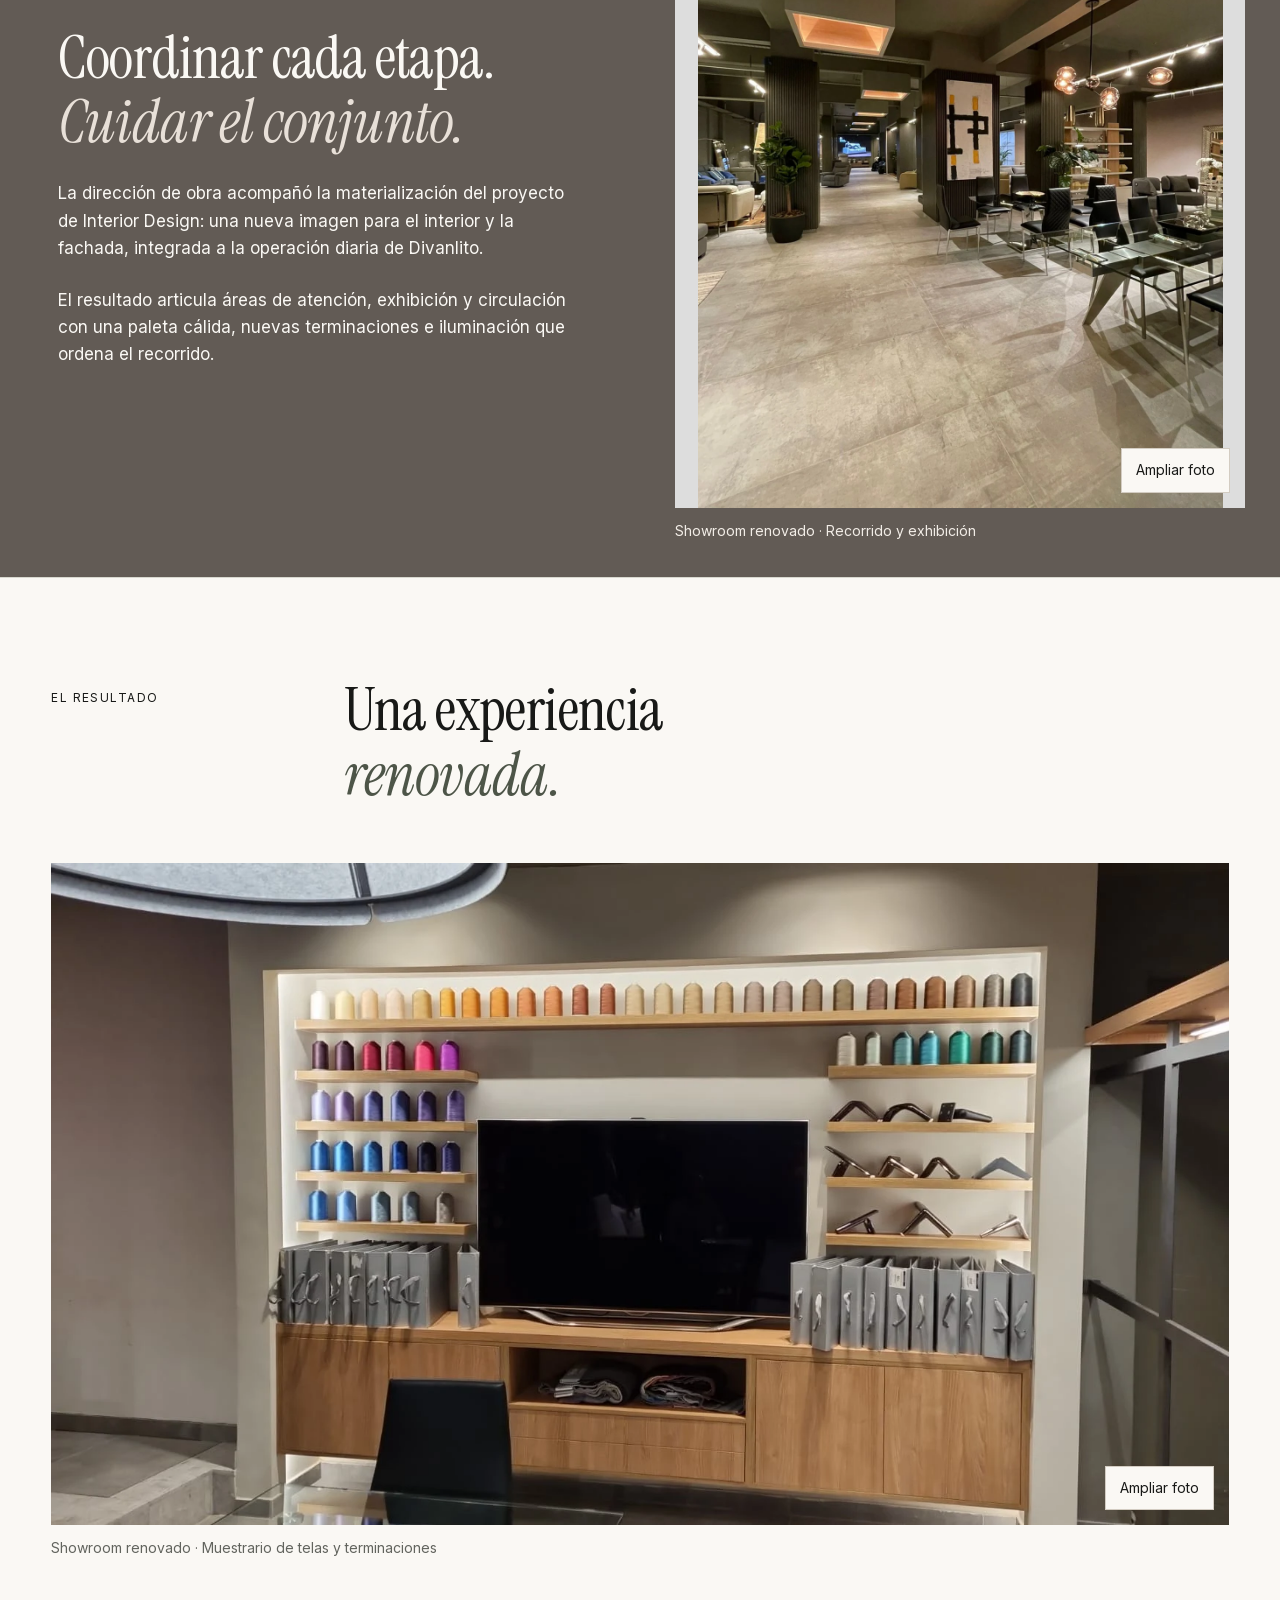
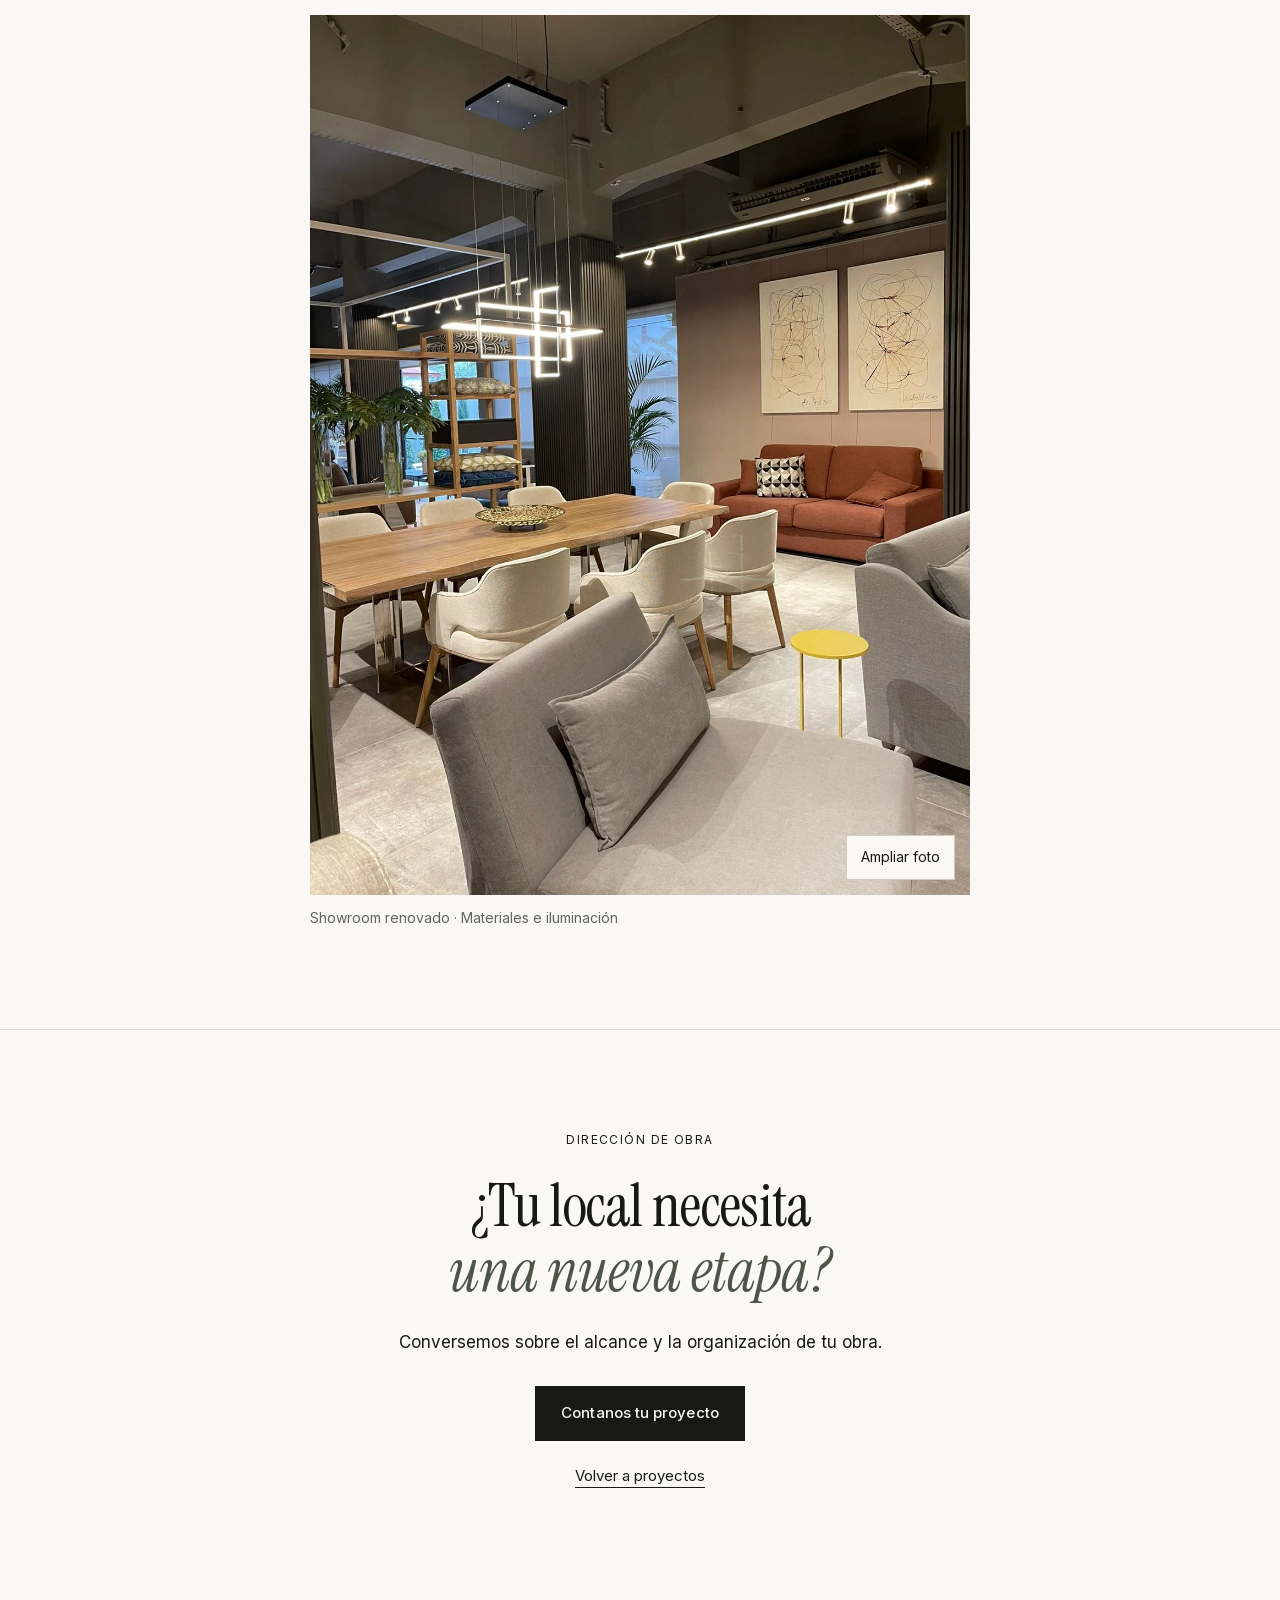
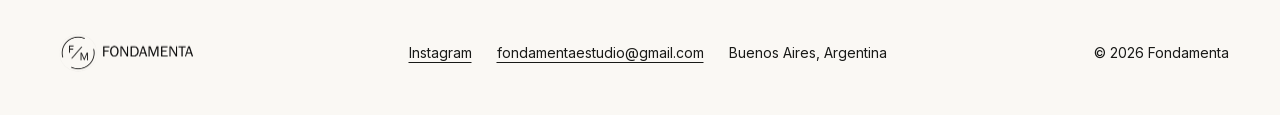
<file: proyectos/divanlito/index.html>
<!doctype html><html lang="es-AR"><head><meta charset="utf-8"><meta name="viewport" content="width=device-width, initial-scale=1"><title>Divanlito · Dirección de obra — Fondamenta</title><meta name="description" content="Dirección de obra de la renovación del showroom y la fachada de Divanlito, con el local en funcionamiento. Proyecto de Interior Design."><meta name="robots" content="noindex,nofollow"><meta name="theme-color" content="#faf8f4"><link rel="stylesheet" href="../../style.css"><script defer src="../../app.js"></script></head><body><a class="skip" href="#contenido">Ir al contenido</a><div class="preview">VERSIÓN DE TRABAJO · Fondamenta</div><header><a href="../../index.html" aria-label="Fondamenta, inicio"><img src="../../logo.png" width="180" height="54" alt="Fondamenta"></a><nav aria-label="Principal"><a href="../../index.html#servicios">Servicios</a><a href="../../index.html#proyectos">Proyectos</a><a href="../../index.html#proceso">Proceso</a><a href="../../index.html#estudio">Estudio</a></nav><a class="button small" href="../../index.html#contacto">Contanos tu proyecto</a></header>
<main id="contenido" class="case-page divanlito-case">
<section class="section case-intro"><a class="text-link" href="../../index.html#proyectos">Volver a proyectos</a><p class="eyebrow">DIVANLITO · CABA, ARGENTINA</p><h1>Una transformación integral, <br><em>con el local en funcionamiento.</em></h1><div class="case-facts"><span>Showroom de mobiliario</span><span>Renovación interior y fachada</span><span>Dirección de obra · Fondamenta</span></div><p class="case-lead">Dirigimos la obra de renovación de Divanlito por etapas, acompañando una transformación profunda del espacio mientras el negocio continuaba atendiendo a sus clientes.</p><dl class="case-credits"><div><dt>Proyecto de interiorismo</dt><dd>Interior Design · Tucumán</dd></div><div><dt>Dirección de obra</dt><dd>Fondamenta</dd></div></dl></section>
<div class="case-cover"><img src="../../obras/divanlito/despues-fachada.webp" alt="Fachada renovada de Divanlito al anochecer, con una envolvente calada iluminada y nueva identificación de marca" fetchpriority="high" width="1024" height="768"><p>Divanlito · Fachada renovada</p></div>
<section class="section case-story"><p class="eyebrow">EL DESAFÍO</p><div><h2>Transformar el espacio. <br><em>Sostener la actividad.</em></h2><p>Divanlito es una empresa familiar con una larga trayectoria en mobiliario. Su sede reúne el showroom, oficinas, talleres y áreas de administración y logística.</p><p>La intervención comprendió la renovación del salón de ventas y la fachada, según el proyecto del estudio Interior Design, de Tucumán. Fondamenta estuvo a cargo de la dirección de obra.</p><p>El desafío fue organizar las demoliciones y los trabajos de reforma en un edificio que seguía funcionando, con atención al público y la actividad cotidiana del equipo.</p></div></section>
<section class="section case-evolution"><div class="section-heading"><p class="eyebrow">ANTES Y DESPUÉS</p><div><h2>Una nueva presencia <br><em>para una marca con historia.</em></h2><p class="intro">La renovación del frente y del showroom cambió la forma de presentar la marca y recorrer sus productos.</p></div></div><div class="case-comparison"><article><p class="case-year">Antes</p><figure class="case-photo comparison-photo"><button class="project-photo" data-image="../../obras/divanlito/antes-fachada.webp" data-title="Antes · El frente existente" aria-label="Ampliar foto: Antes · El frente existente"><img loading="lazy" src="../../obras/divanlito/antes-fachada.webp" alt="Fachada anterior de Divanlito, con marquesina y revestimiento azul"><span>Ampliar foto</span></button><figcaption>Antes · El frente existente</figcaption></figure></article><article><p class="case-year">Después</p><figure class="case-photo comparison-photo"><button class="project-photo" data-image="../../obras/divanlito/despues-fachada.webp" data-title="Después · La fachada renovada e iluminada" aria-label="Ampliar foto: Después · La fachada renovada e iluminada"><img loading="lazy" src="../../obras/divanlito/despues-fachada.webp" alt="Nueva fachada de Divanlito con envolvente calada e iluminación cálida"><span>Ampliar foto</span></button><figcaption>Después · La fachada renovada e iluminada</figcaption></figure></article></div></section>
<section class="section"><div class="section-heading"><p class="eyebrow">LA ORGANIZACIÓN DE LA OBRA</p><div><h2>Un salón profundo. <br><em>Una obra por etapas.</em></h2><p class="intro">La profundidad del local permitió secuenciar la intervención y trasladar la atención a medida que avanzaban los trabajos.</p></div></div><ol class="case-stages"><li><span>01</span><h3>Comenzar por el fondo</h3><p>La primera etapa se concentró en el sector posterior, mientras el frente continuaba destinado a la venta.</p></li><li><span>02</span><h3>Habilitar el recorrido</h3><p>Una vez terminado el fondo, se organizó un paso para que los clientes pudieran acceder al sector renovado.</p></li><li><span>03</span><h3>Transformar el frente</h3><p>Con la atención trasladada, avanzaron las demoliciones y la reforma del sector delantero.</p></li></ol><div class="case-comparison divanlito-interior-compare"><article><p class="case-year">Antes</p><figure class="case-photo "><button class="project-photo" data-image="../../obras/divanlito/antes-salon.webp" data-title="Antes · Vista general del salón" aria-label="Ampliar foto: Antes · Vista general del salón"><img loading="lazy" src="../../obras/divanlito/antes-salon.webp" alt="Salón de ventas anterior con cielorraso bajo, sofás y camas distribuidos en profundidad"><span>Ampliar foto</span></button><figcaption>Antes · Vista general del salón</figcaption></figure></article><article><p class="case-year">Después</p><figure class="case-photo "><button class="project-photo" data-image="../../obras/divanlito/entrada.webp" data-title="Después · La entrada y el área de atención" aria-label="Ampliar foto: Después · La entrada y el área de atención"><img loading="lazy" src="../../obras/divanlito/entrada.webp" alt="Entrada renovada del showroom con escritorios de atención a la izquierda, escalones centrales y pared de madera a la derecha"><span>Ampliar foto</span></button><figcaption>Después · La entrada y el área de atención</figcaption></figure></article></div><p class="case-comparison-note">El sector de entrada y atención, antes y después de la reforma.</p></section>
<section class="case-brand"><div><p class="eyebrow">DEL PROYECTO A LA OBRA</p><h2>Coordinar cada etapa. <br><em>Cuidar el conjunto.</em></h2><p>La dirección de obra acompañó la materialización del proyecto de Interior Design: una nueva imagen para el interior y la fachada, integrada a la operación diaria de Divanlito.</p><p>El resultado articula áreas de atención, exhibición y circulación con una paleta cálida, nuevas terminaciones e iluminación que ordena el recorrido.</p></div><figure class="case-photo "><button class="project-photo" data-image="../../obras/divanlito/interior-recorrido.webp" data-title="Showroom renovado · Recorrido y exhibición" aria-label="Ampliar foto: Showroom renovado · Recorrido y exhibición"><img loading="lazy" src="../../obras/divanlito/interior-recorrido.webp" alt="Recorrido longitudinal del showroom con columnas oscuras revestidas, mesas y luminarias suspendidas"><span>Ampliar foto</span></button><figcaption>Showroom renovado · Recorrido y exhibición</figcaption></figure></section>
<section class="section"><div class="section-heading"><p class="eyebrow">EL RESULTADO</p><div><h2>Una experiencia <br><em>renovada.</em></h2></div></div><figure class="case-photo "><button class="project-photo" data-image="../../obras/divanlito/muestrario.webp" data-title="Showroom renovado · Muestrario de telas y terminaciones" aria-label="Ampliar foto: Showroom renovado · Muestrario de telas y terminaciones"><img loading="lazy" src="../../obras/divanlito/muestrario.webp" alt="Muestrario del showroom renovado con telas organizadas por color, terminaciones y catálogos sobre un mueble de madera"><span>Ampliar foto</span></button><figcaption>Showroom renovado · Muestrario de telas y terminaciones</figcaption></figure><div class="divanlito-last"><figure class="case-photo "><button class="project-photo" data-image="../../obras/divanlito/interior-detalle.webp" data-title="Showroom renovado · Materiales e iluminación" aria-label="Ampliar foto: Showroom renovado · Materiales e iluminación"><img loading="lazy" src="../../obras/divanlito/interior-detalle.webp" alt="Sector de exhibición de mesas y sofás con columnas revestidas y luminarias lineales"><span>Ampliar foto</span></button><figcaption>Showroom renovado · Materiales e iluminación</figcaption></figure></div></section>
<section class="section case-cta"><p class="eyebrow">DIRECCIÓN DE OBRA</p><h2>¿Tu local necesita <br><em>una nueva etapa?</em></h2><p>Conversemos sobre el alcance y la organización de tu obra.</p><a class="button" href="../../index.html#contacto">Contanos tu proyecto</a><a class="text-link" href="../../index.html#proyectos">Volver a proyectos</a></section></main><footer><img src="../../logo.png" alt="Fondamenta" width="160" height="48"><div><a href="https://instagram.com/fondamenta.estudio" target="_blank" rel="noopener">Instagram</a><a data-track="email_click" href="mailto:fondamentaestudio@gmail.com">fondamentaestudio@gmail.com</a><span>Buenos Aires, Argentina</span></div><span>© 2026 Fondamenta</span></footer><dialog id="photo-dialog"><button class="close" type="button" aria-label="Cerrar imagen">×</button><img id="dialog-image" alt=""><p id="dialog-caption"></p></dialog></body></html>
</file>
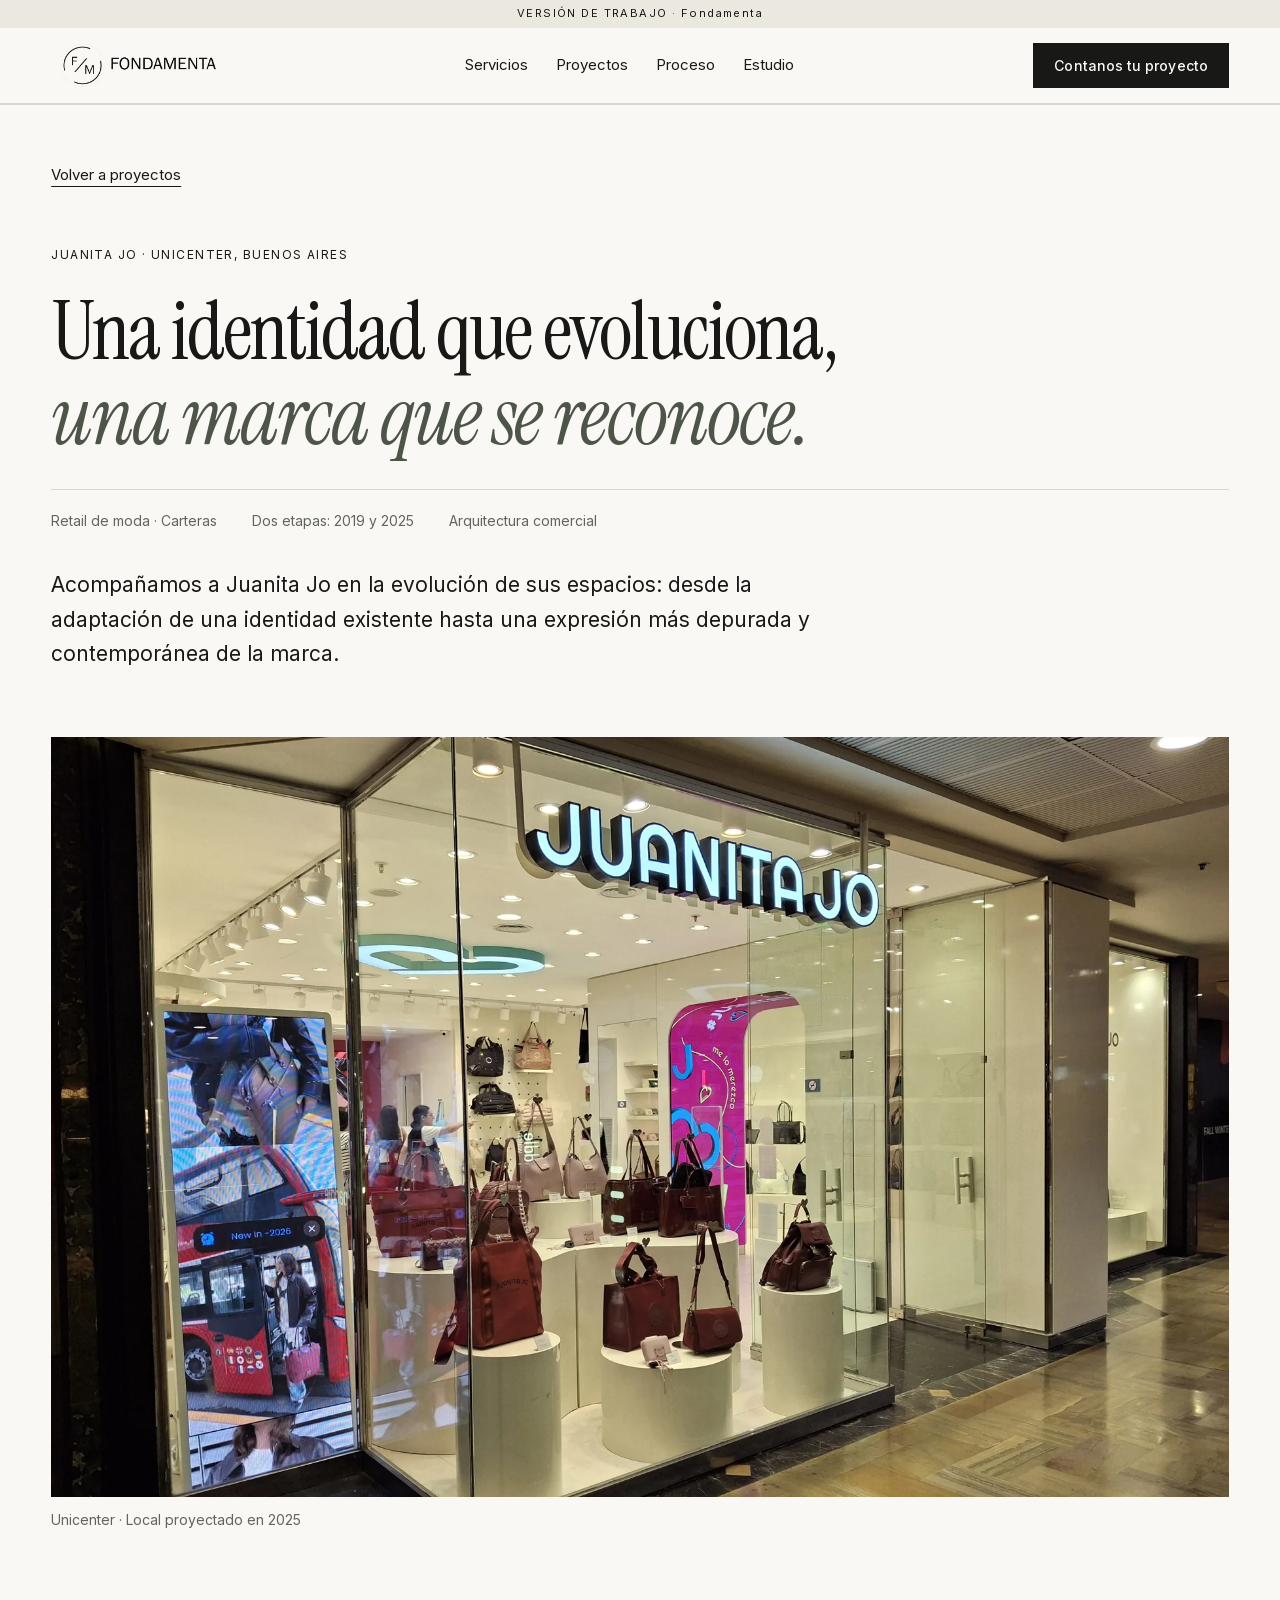
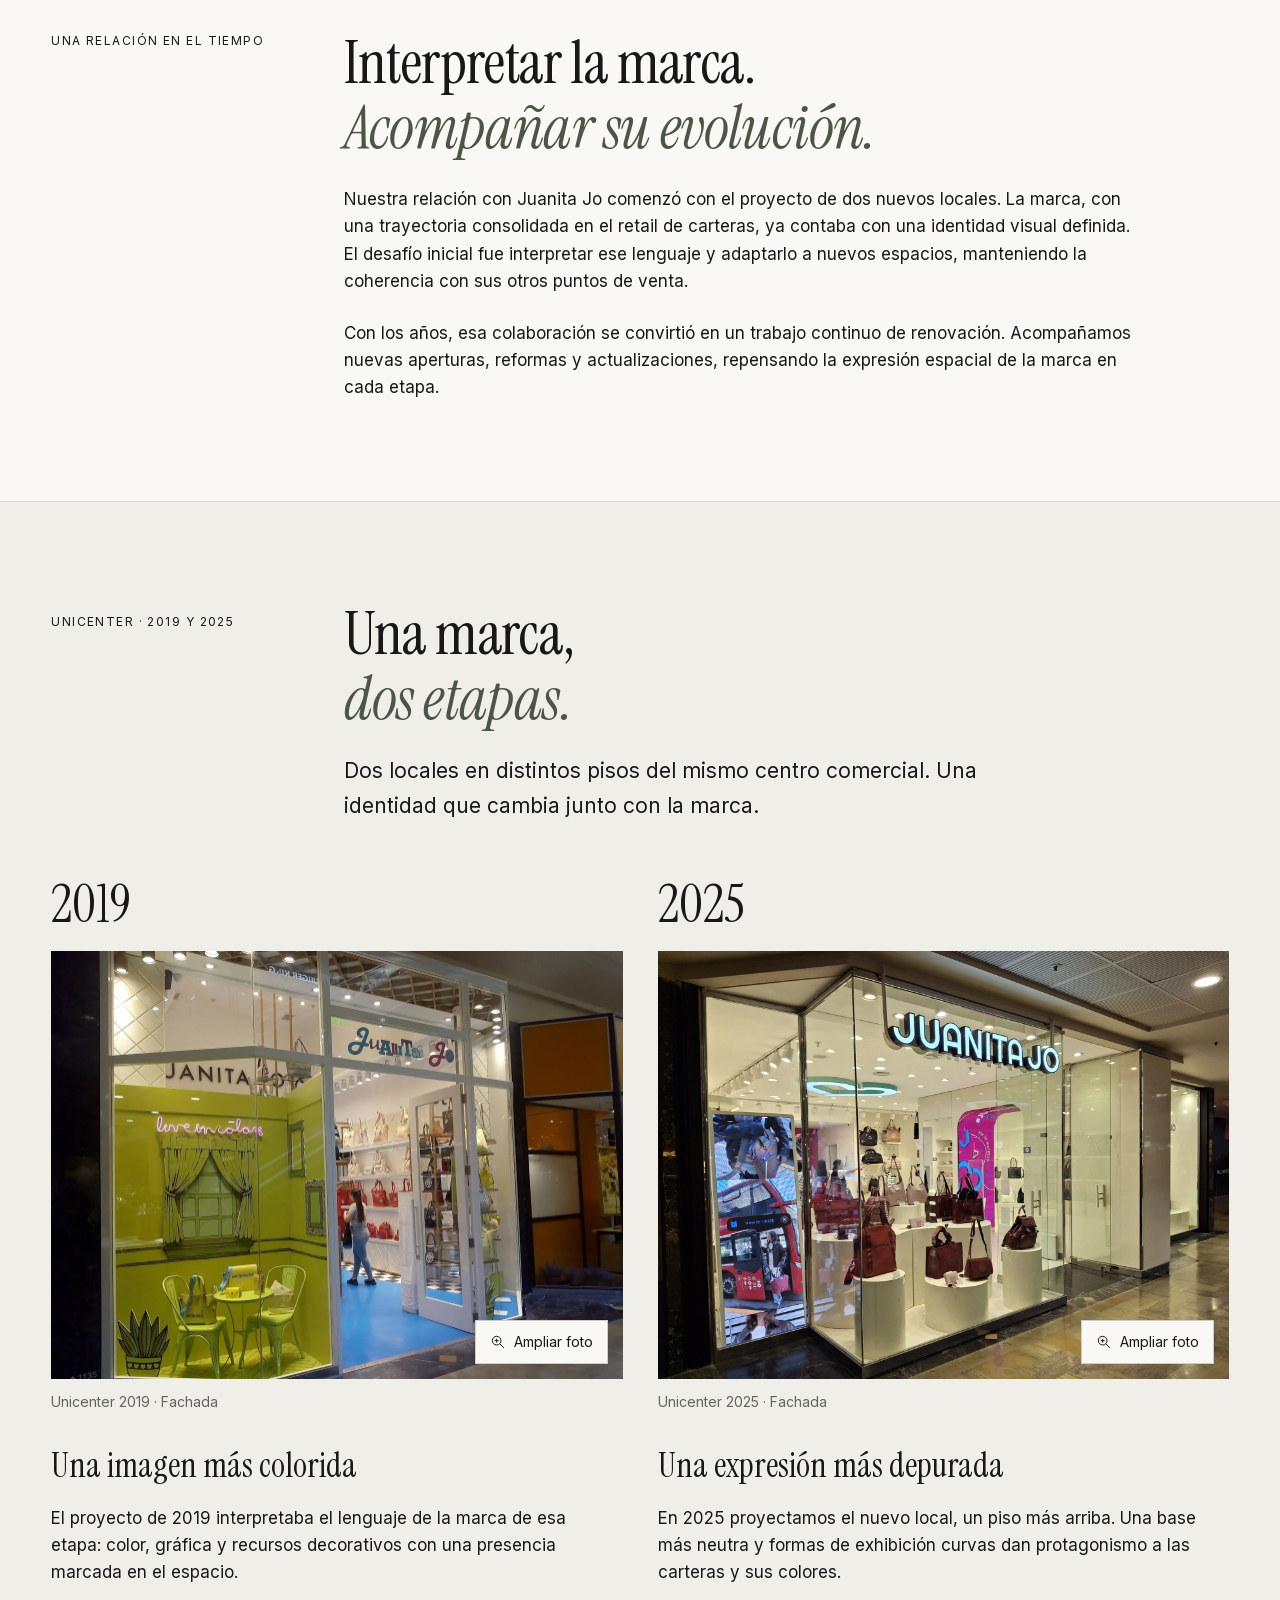
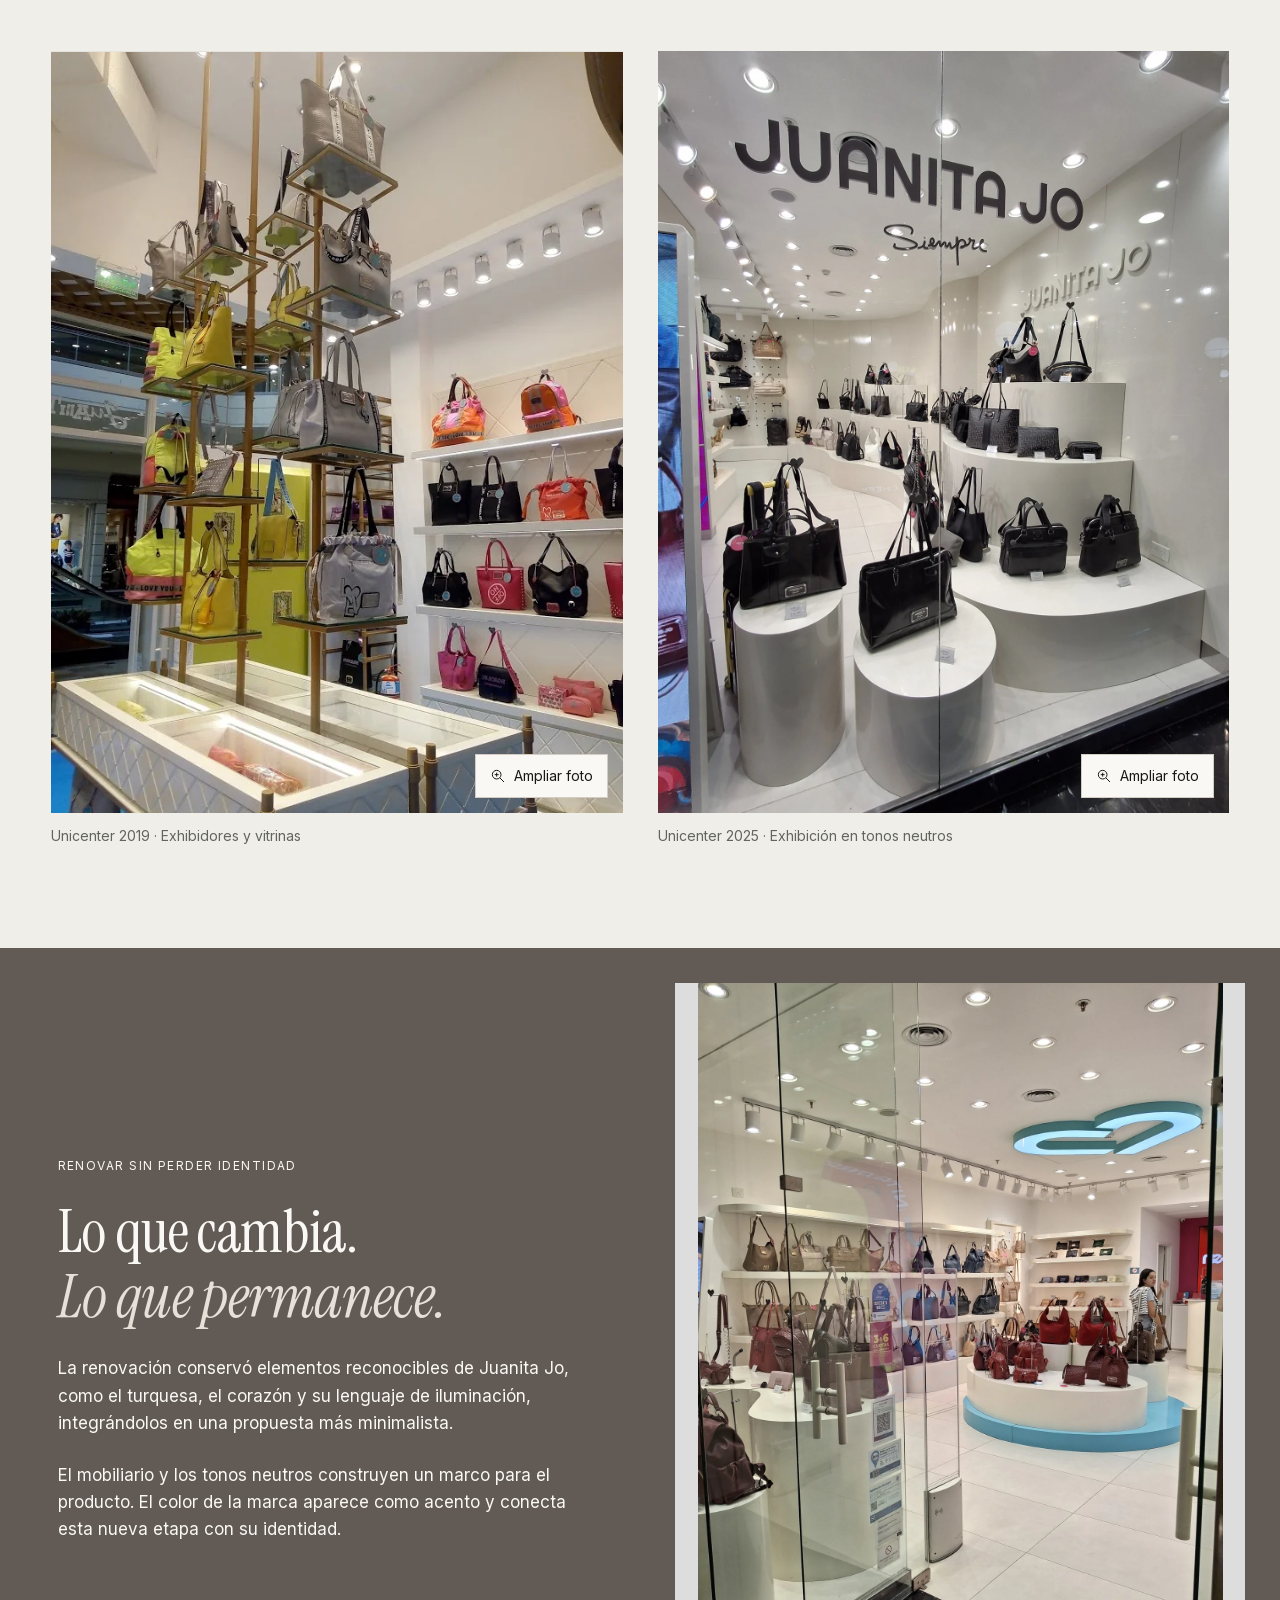
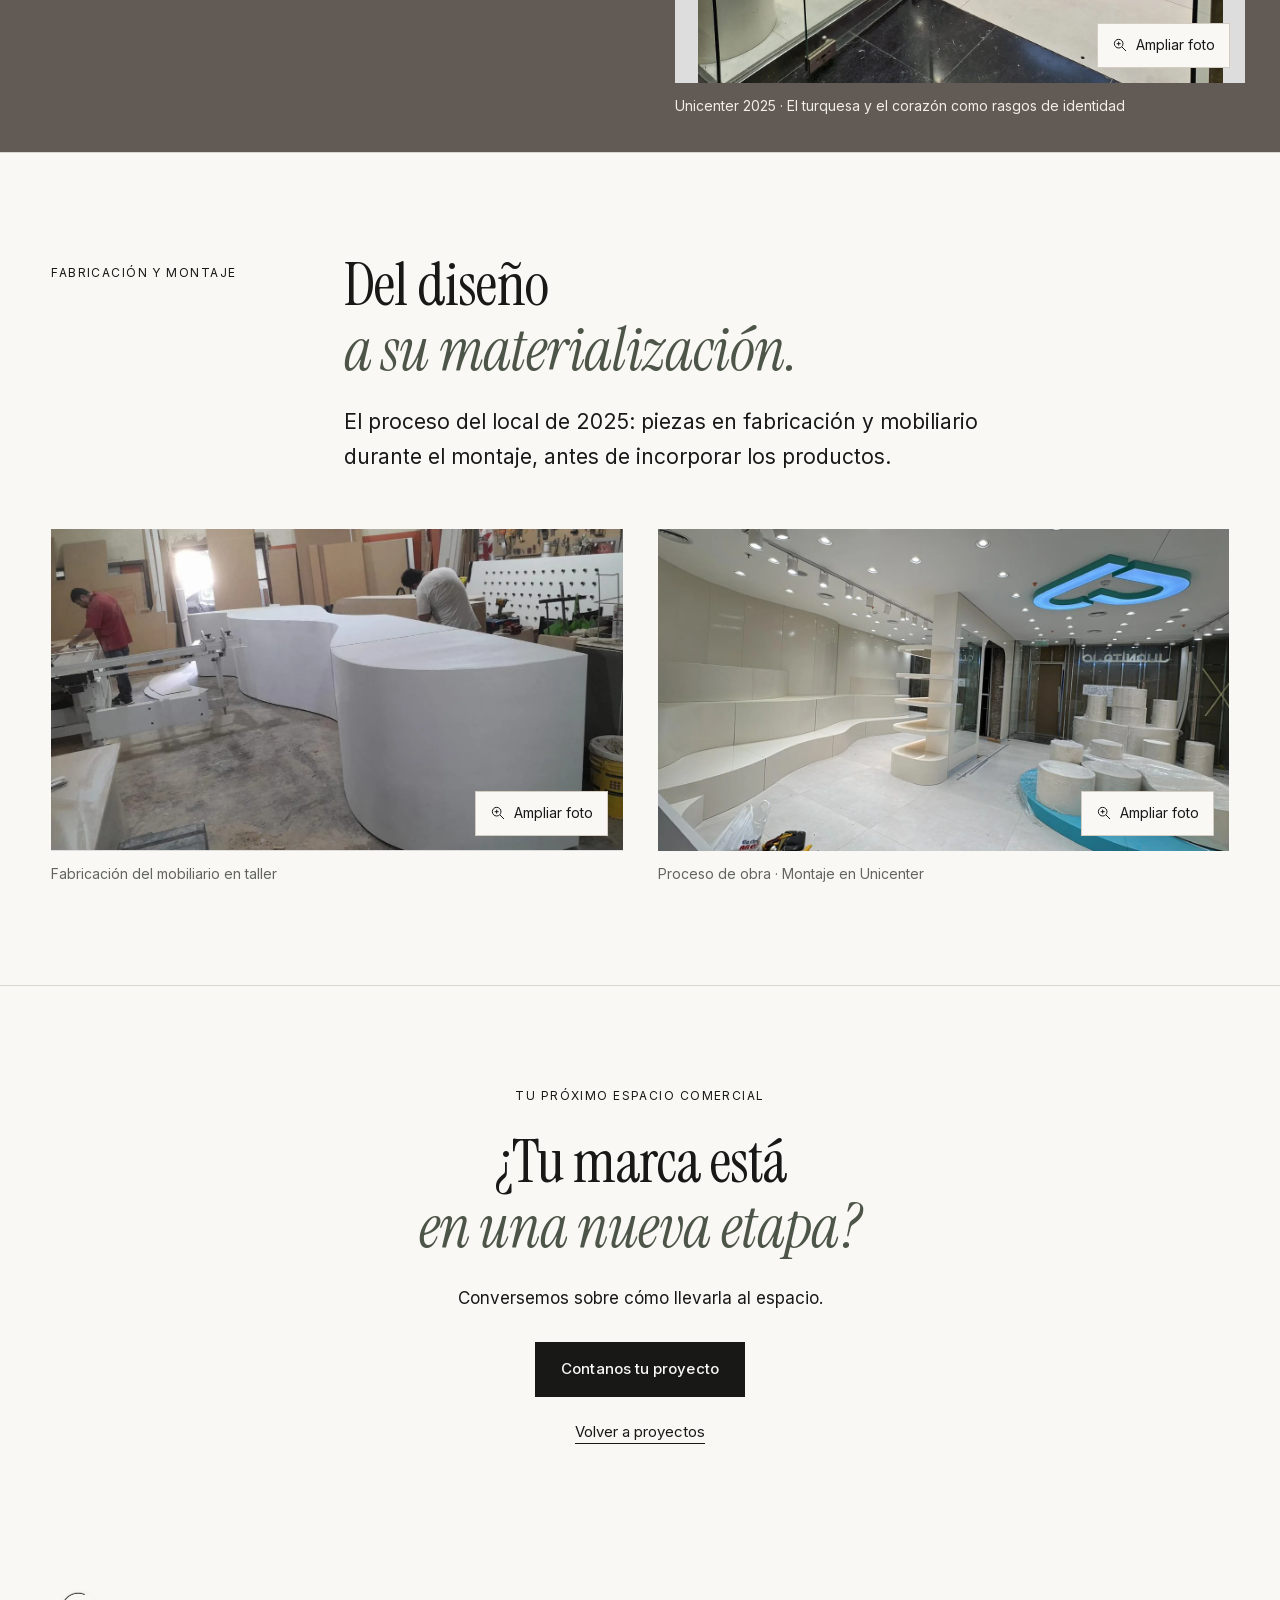
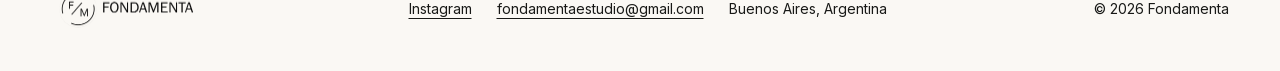
<file: proyectos/juanita-jo-unicenter/index.html>
<!doctype html><html lang="es-AR"><head><meta charset="utf-8"><meta name="viewport" content="width=device-width, initial-scale=1"><title>Juanita Jo · Unicenter 2019 y 2025 — Fondamenta</title><meta name="description" content="La evolución de Juanita Jo en Unicenter: dos etapas de su identidad espacial, proyectos de 2019 y 2025, fabricación y montaje."><meta name="robots" content="noindex,nofollow"><meta name="theme-color" content="#faf8f4"><link rel="stylesheet" href="../../style.css"><script defer src="../../app.js"></script></head><body><a class="skip" href="#contenido">Ir al contenido</a><div class="preview">VERSIÓN DE TRABAJO · Fondamenta</div><header><a href="../../index.html" aria-label="Fondamenta, inicio"><img src="../../logo.png" width="180" height="54" alt="Fondamenta"></a><nav aria-label="Principal"><a href="../../index.html#servicios">Servicios</a><a href="../../index.html#proyectos">Proyectos</a><a href="../../index.html#proceso">Proceso</a><a href="../../index.html#estudio">Estudio</a></nav><a class="button small" href="../../index.html#contacto">Contanos tu proyecto</a></header>
<main id="contenido" class="case-page">
<section class="case-intro section"><a class="text-link" href="../../index.html#proyectos">Volver a proyectos</a><p class="eyebrow">JUANITA JO · UNICENTER, BUENOS AIRES</p><h1>Una identidad que evoluciona, <br><em>una marca que se reconoce.</em></h1><div class="case-facts"><span>Retail de moda · Carteras</span><span>Dos etapas: 2019 y 2025</span><span>Arquitectura comercial</span></div><p class="case-lead">Acompañamos a Juanita Jo en la evolución de sus espacios: desde la adaptación de una identidad existente hasta una expresión más depurada y contemporánea de la marca.</p></section>
<div class="case-cover"><img src="../../obras/juanita-jo-unicenter/2025-fachada.webp" alt="Fachada del local de Juanita Jo en Unicenter, proyecto de 2025, con vidriera y exhibidores de tonos neutros" fetchpriority="high" width="1800" height="1350"><p>Unicenter · Local proyectado en 2025</p></div>
<section class="section case-story"><p class="eyebrow">UNA RELACIÓN EN EL TIEMPO</p><div><h2>Interpretar la marca. <br><em>Acompañar su evolución.</em></h2><p>Nuestra relación con Juanita Jo comenzó con el proyecto de dos nuevos locales. La marca, con una trayectoria consolidada en el retail de carteras, ya contaba con una identidad visual definida. El desafío inicial fue interpretar ese lenguaje y adaptarlo a nuevos espacios, manteniendo la coherencia con sus otros puntos de venta.</p><p>Con los años, esa colaboración se convirtió en un trabajo continuo de renovación. Acompañamos nuevas aperturas, reformas y actualizaciones, repensando la expresión espacial de la marca en cada etapa.</p></div></section>
<section class="section case-evolution"><div class="section-heading"><p class="eyebrow">UNICENTER · 2019 Y 2025</p><div><h2>Una marca, <br><em>dos etapas.</em></h2><p class="intro">Dos locales en distintos pisos del mismo centro comercial. Una identidad que cambia junto con la marca.</p></div></div><div class="case-comparison">
<article><p class="case-year">2019</p><figure class="case-photo comparison-photo"><button class="project-photo" data-image="../../obras/juanita-jo-unicenter/2019-fachada.webp" data-title="Unicenter 2019 · Fachada" aria-label="Ampliar foto: Unicenter 2019 · Fachada"><img loading="lazy" src="../../obras/juanita-jo-unicenter/2019-fachada.webp" alt="Frente del local de Juanita Jo de 2019 en Unicenter, con piso azul, vidriera verde y estructura blanca"><span><svg aria-hidden="true" width="16" height="16" viewBox="0 0 24 24" fill="none" stroke="currentColor" stroke-width="1.5"><circle cx="10" cy="10" r="6.5"/><path d="m15 15 6 6M10 7v6M7 10h6"/></svg> Ampliar foto</span></button><figcaption>Unicenter 2019 · Fachada</figcaption></figure><h3>Una imagen más colorida</h3><p>El proyecto de 2019 interpretaba el lenguaje de la marca de esa etapa: color, gráfica y recursos decorativos con una presencia marcada en el espacio.</p></article>
<article><p class="case-year">2025</p><figure class="case-photo comparison-photo"><button class="project-photo" data-image="../../obras/juanita-jo-unicenter/2025-fachada.webp" data-title="Unicenter 2025 · Fachada" aria-label="Ampliar foto: Unicenter 2025 · Fachada"><img loading="lazy" src="../../obras/juanita-jo-unicenter/2025-fachada.webp" alt="Frente del nuevo local de Juanita Jo en Unicenter, con grandes paños de vidrio y exhibidores blancos"><span><svg aria-hidden="true" width="16" height="16" viewBox="0 0 24 24" fill="none" stroke="currentColor" stroke-width="1.5"><circle cx="10" cy="10" r="6.5"/><path d="m15 15 6 6M10 7v6M7 10h6"/></svg> Ampliar foto</span></button><figcaption>Unicenter 2025 · Fachada</figcaption></figure><h3>Una expresión más depurada</h3><p>En 2025 proyectamos el nuevo local, un piso más arriba. Una base más neutra y formas de exhibición curvas dan protagonismo a las carteras y sus colores.</p></article></div>
<div class="case-detail-pair"><figure class="case-photo "><button class="project-photo" data-image="../../obras/juanita-jo-unicenter/2019-interior.webp" data-title="Unicenter 2019 · Exhibidores y vitrinas" aria-label="Ampliar foto: Unicenter 2019 · Exhibidores y vitrinas"><img loading="lazy" src="../../obras/juanita-jo-unicenter/2019-interior.webp" alt="Interior del local de 2019: exhibidores de estructura dorada, vitrinas y paredes de exhibición"><span><svg aria-hidden="true" width="16" height="16" viewBox="0 0 24 24" fill="none" stroke="currentColor" stroke-width="1.5"><circle cx="10" cy="10" r="6.5"/><path d="m15 15 6 6M10 7v6M7 10h6"/></svg> Ampliar foto</span></button><figcaption>Unicenter 2019 · Exhibidores y vitrinas</figcaption></figure><figure class="case-photo "><button class="project-photo" data-image="../../obras/juanita-jo-unicenter/2025-exhibicion.webp" data-title="Unicenter 2025 · Exhibición en tonos neutros" aria-label="Ampliar foto: Unicenter 2025 · Exhibición en tonos neutros"><img loading="lazy" src="../../obras/juanita-jo-unicenter/2025-exhibicion.webp" alt="Interior del local proyectado en 2025: carteras expuestas sobre volúmenes blancos curvos de distintas alturas"><span><svg aria-hidden="true" width="16" height="16" viewBox="0 0 24 24" fill="none" stroke="currentColor" stroke-width="1.5"><circle cx="10" cy="10" r="6.5"/><path d="m15 15 6 6M10 7v6M7 10h6"/></svg> Ampliar foto</span></button><figcaption>Unicenter 2025 · Exhibición en tonos neutros</figcaption></figure></div></section>
<section class="case-brand"><div><p class="eyebrow">RENOVAR SIN PERDER IDENTIDAD</p><h2>Lo que cambia. <br><em>Lo que permanece.</em></h2><p>La renovación conservó elementos reconocibles de Juanita Jo, como el turquesa, el corazón y su lenguaje de iluminación, integrándolos en una propuesta más minimalista.</p><p>El mobiliario y los tonos neutros construyen un marco para el producto. El color de la marca aparece como acento y conecta esta nueva etapa con su identidad.</p></div><figure class="case-photo "><button class="project-photo" data-image="../../obras/juanita-jo-unicenter/2025-interior.webp" data-title="Unicenter 2025 · El turquesa y el corazón como rasgos de identidad" aria-label="Ampliar foto: Unicenter 2025 · El turquesa y el corazón como rasgos de identidad"><img loading="lazy" src="../../obras/juanita-jo-unicenter/2025-interior.webp" alt="Interior del nuevo local con exhibidor central sobre una base turquesa y luminaria con forma de corazón"><span><svg aria-hidden="true" width="16" height="16" viewBox="0 0 24 24" fill="none" stroke="currentColor" stroke-width="1.5"><circle cx="10" cy="10" r="6.5"/><path d="m15 15 6 6M10 7v6M7 10h6"/></svg> Ampliar foto</span></button><figcaption>Unicenter 2025 · El turquesa y el corazón como rasgos de identidad</figcaption></figure></section>
<section class="section case-making"><div class="section-heading"><p class="eyebrow">FABRICACIÓN Y MONTAJE</p><div><h2>Del diseño <br><em>a su materialización.</em></h2><p class="intro">El proceso del local de 2025: piezas en fabricación y mobiliario durante el montaje, antes de incorporar los productos.</p></div></div><div class="case-making-grid"><figure class="case-photo "><button class="project-photo" data-image="../../obras/juanita-jo-unicenter/proceso-taller.webp" data-title="Fabricación del mobiliario en taller" aria-label="Ampliar foto: Fabricación del mobiliario en taller"><img loading="lazy" src="../../obras/juanita-jo-unicenter/proceso-taller.webp" alt="Fabricación en taller de un mueble blanco de formas curvas para el local de Juanita Jo"><span><svg aria-hidden="true" width="16" height="16" viewBox="0 0 24 24" fill="none" stroke="currentColor" stroke-width="1.5"><circle cx="10" cy="10" r="6.5"/><path d="m15 15 6 6M10 7v6M7 10h6"/></svg> Ampliar foto</span></button><figcaption>Fabricación del mobiliario en taller</figcaption></figure><figure class="case-photo "><button class="project-photo" data-image="../../obras/juanita-jo-unicenter/proceso-montaje.webp" data-title="Proceso de obra · Montaje en Unicenter" aria-label="Ampliar foto: Proceso de obra · Montaje en Unicenter"><img loading="lazy" src="../../obras/juanita-jo-unicenter/proceso-montaje.webp" alt="Montaje del local de Juanita Jo con piezas protegidas, exhibidores curvos e iluminación instalada"><span><svg aria-hidden="true" width="16" height="16" viewBox="0 0 24 24" fill="none" stroke="currentColor" stroke-width="1.5"><circle cx="10" cy="10" r="6.5"/><path d="m15 15 6 6M10 7v6M7 10h6"/></svg> Ampliar foto</span></button><figcaption>Proceso de obra · Montaje en Unicenter</figcaption></figure></div></section>
<section class="section case-cta"><p class="eyebrow">TU PRÓXIMO ESPACIO COMERCIAL</p><h2>¿Tu marca está <br><em>en una nueva etapa?</em></h2><p>Conversemos sobre cómo llevarla al espacio.</p><a class="button" href="../../index.html#contacto">Contanos tu proyecto</a><a class="text-link" href="../../index.html#proyectos">Volver a proyectos</a></section>
</main><footer><img src="../../logo.png" alt="Fondamenta" width="160" height="48"><div><a href="https://instagram.com/fondamenta.estudio" target="_blank" rel="noopener">Instagram</a><a data-track="email_click" href="mailto:fondamentaestudio@gmail.com">fondamentaestudio@gmail.com</a><span>Buenos Aires, Argentina</span></div><span>© 2026 Fondamenta</span></footer><dialog id="photo-dialog"><button class="close" type="button" aria-label="Cerrar imagen">×</button><img id="dialog-image" alt=""><p id="dialog-caption"></p></dialog></body></html>
</file>
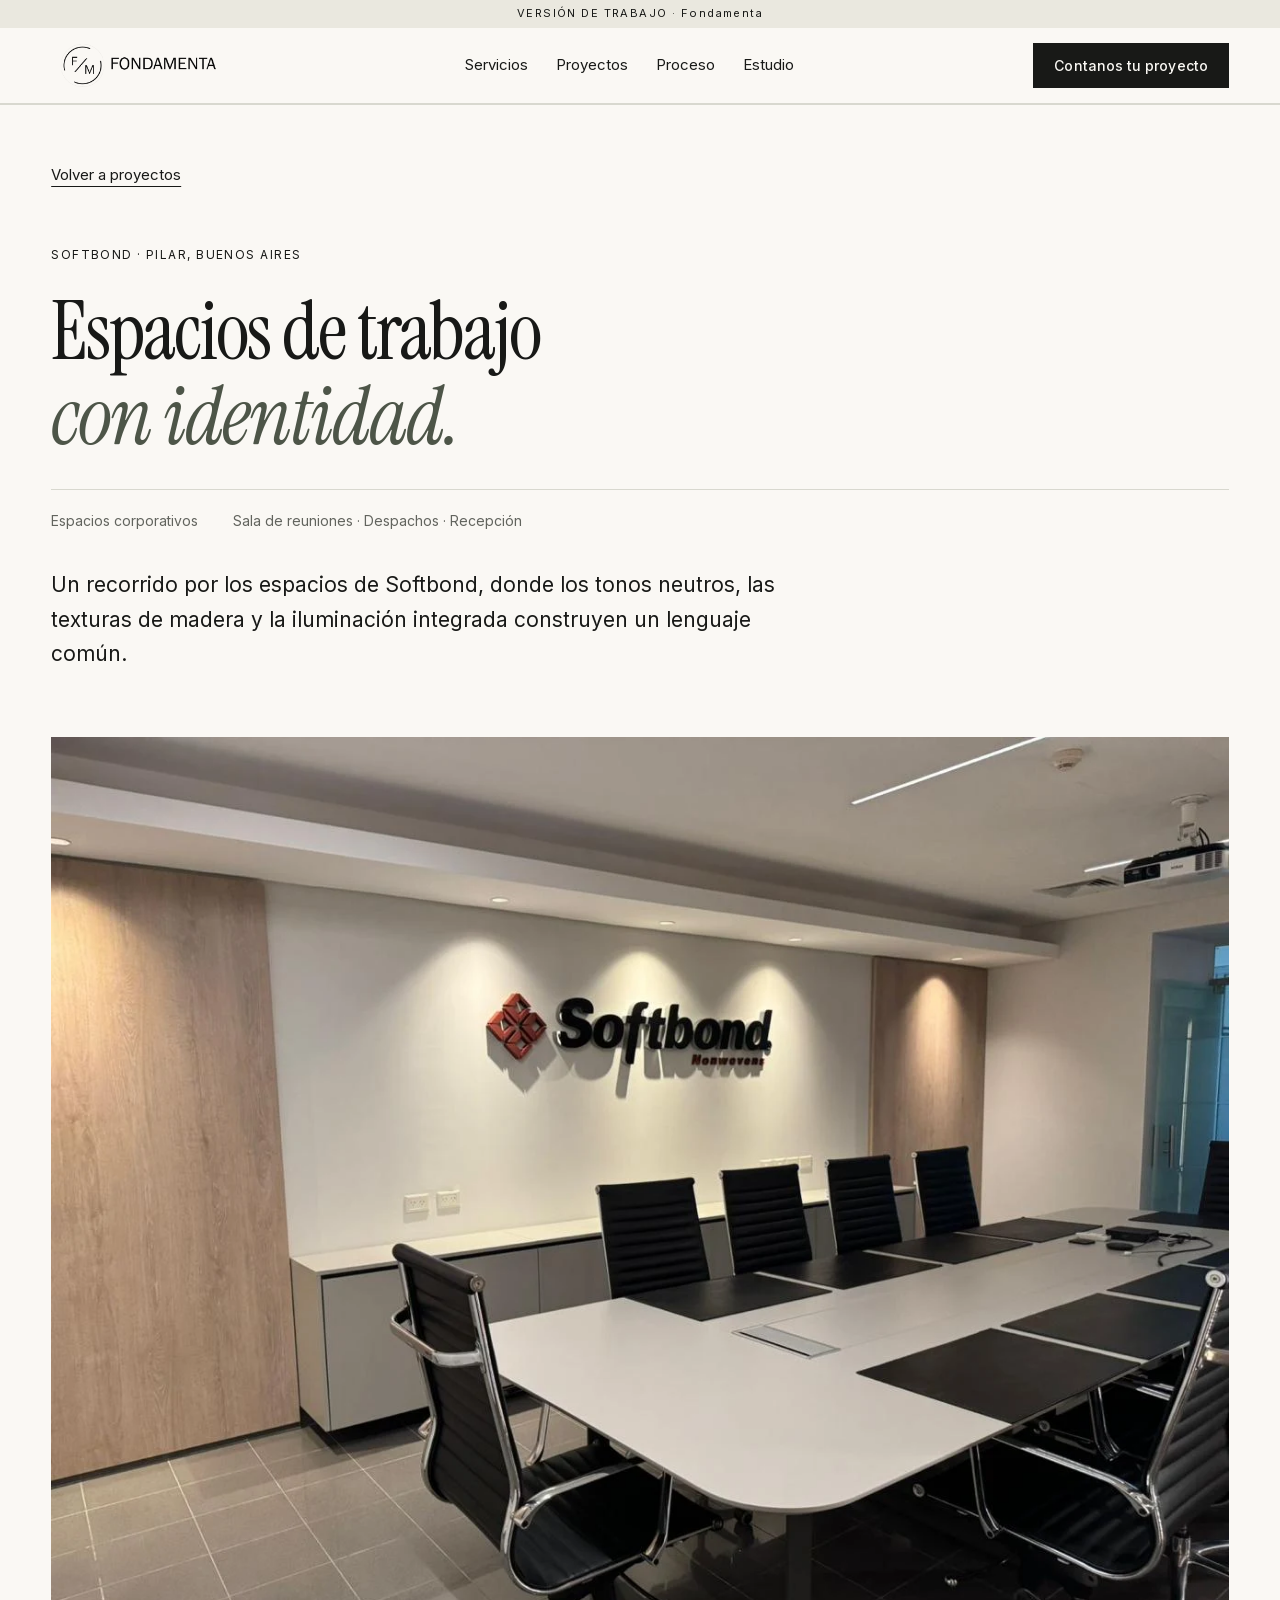
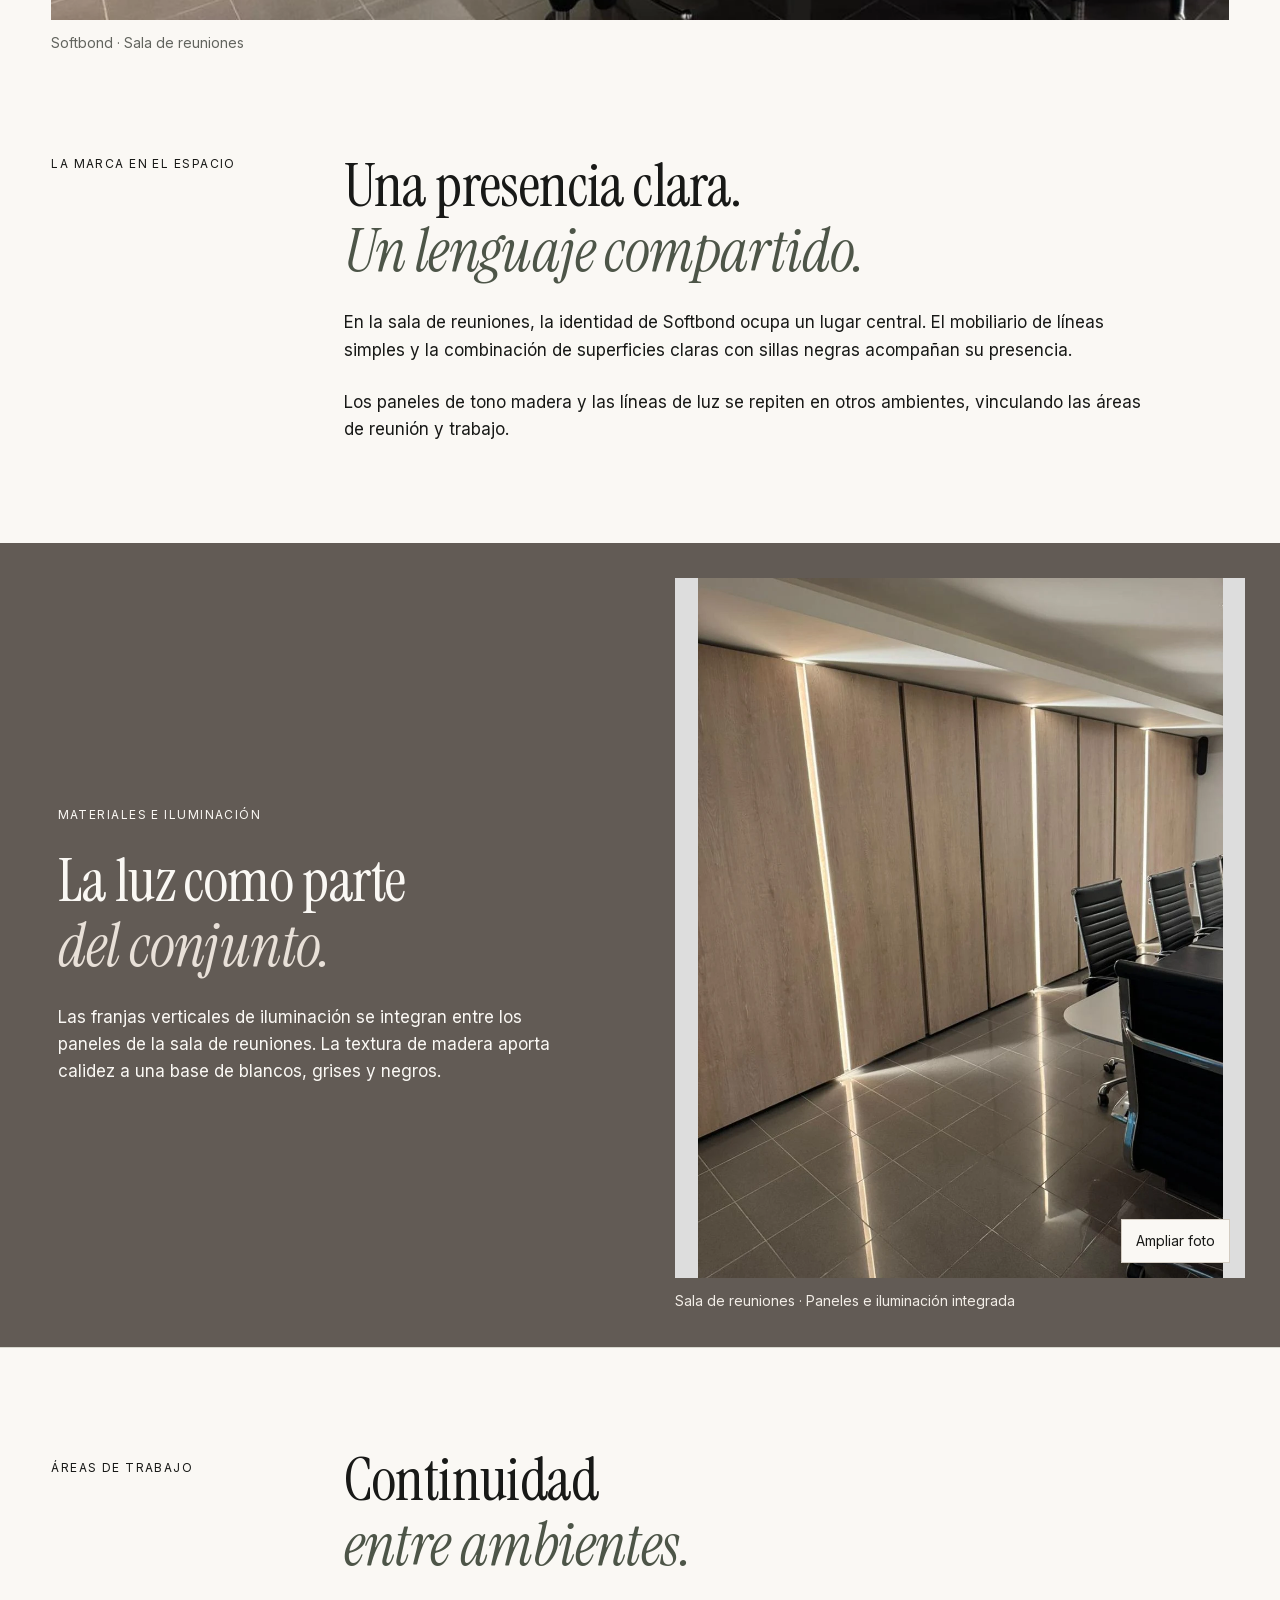
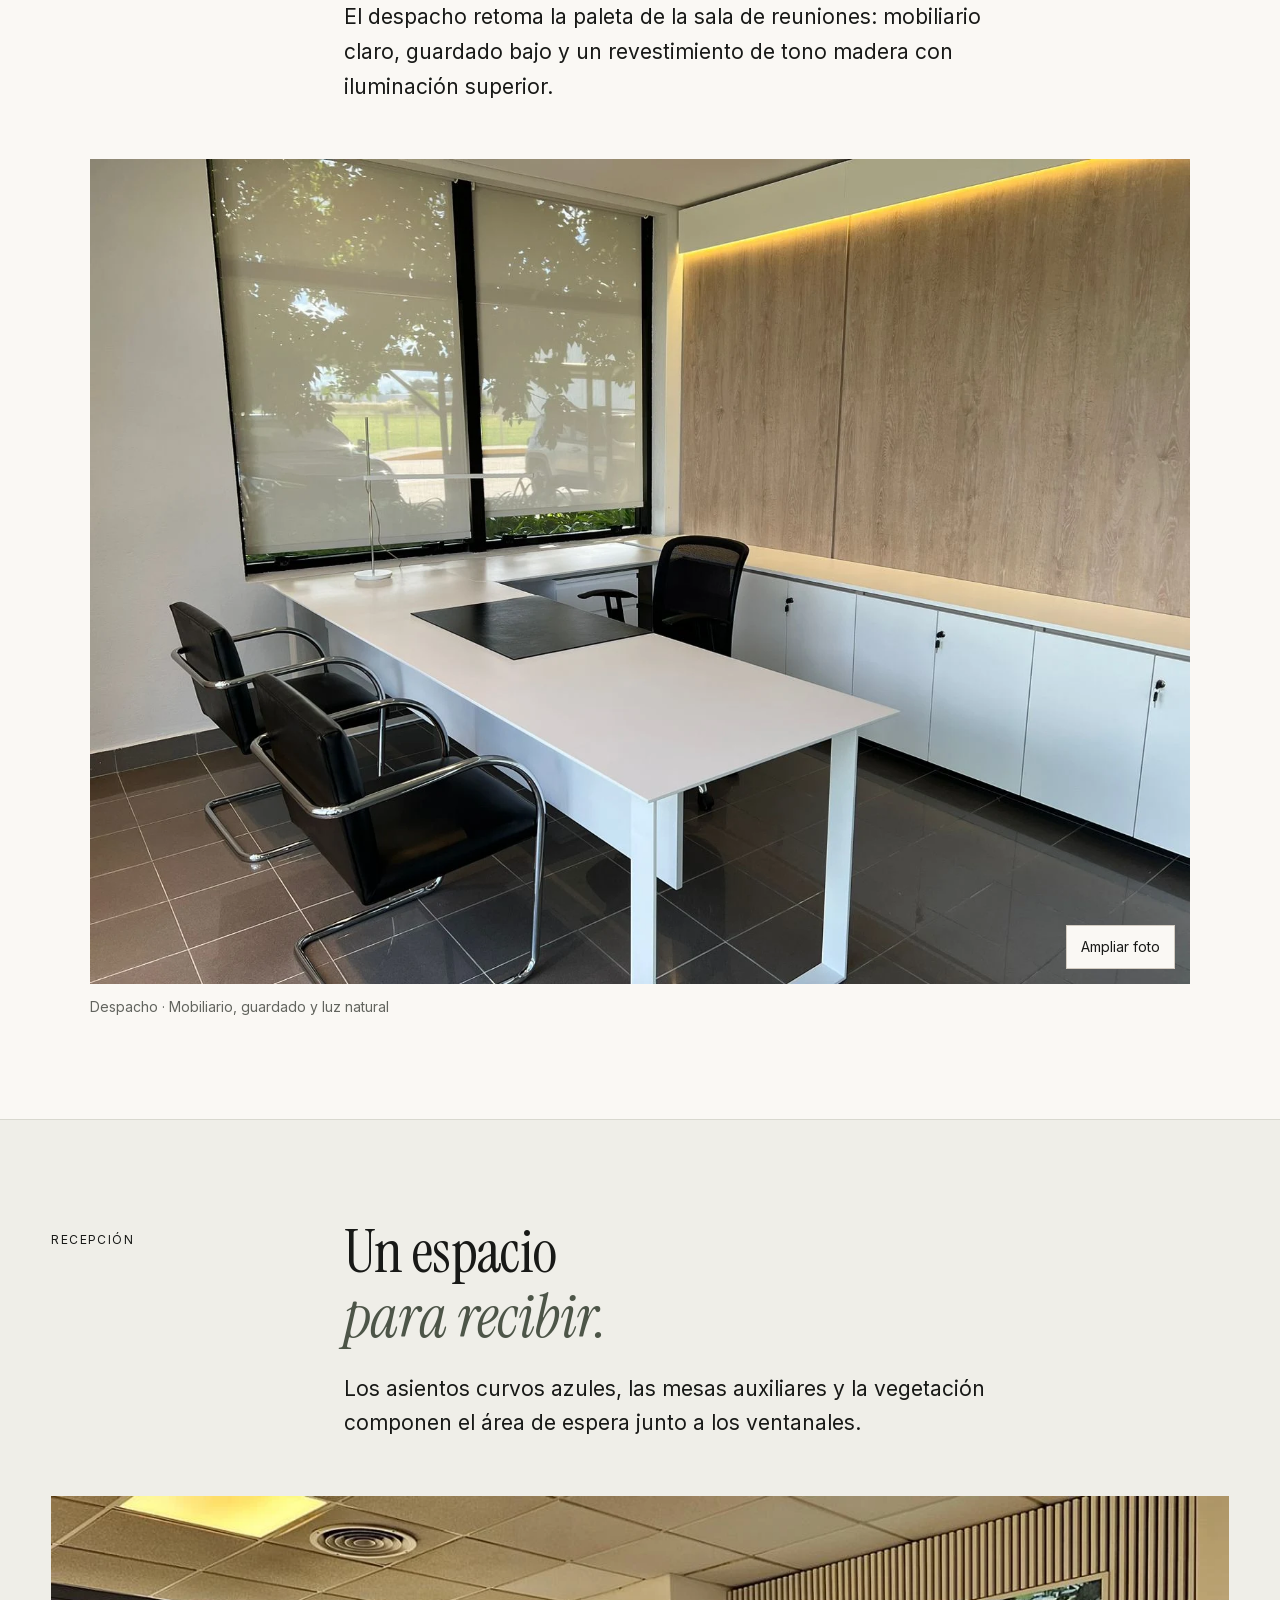
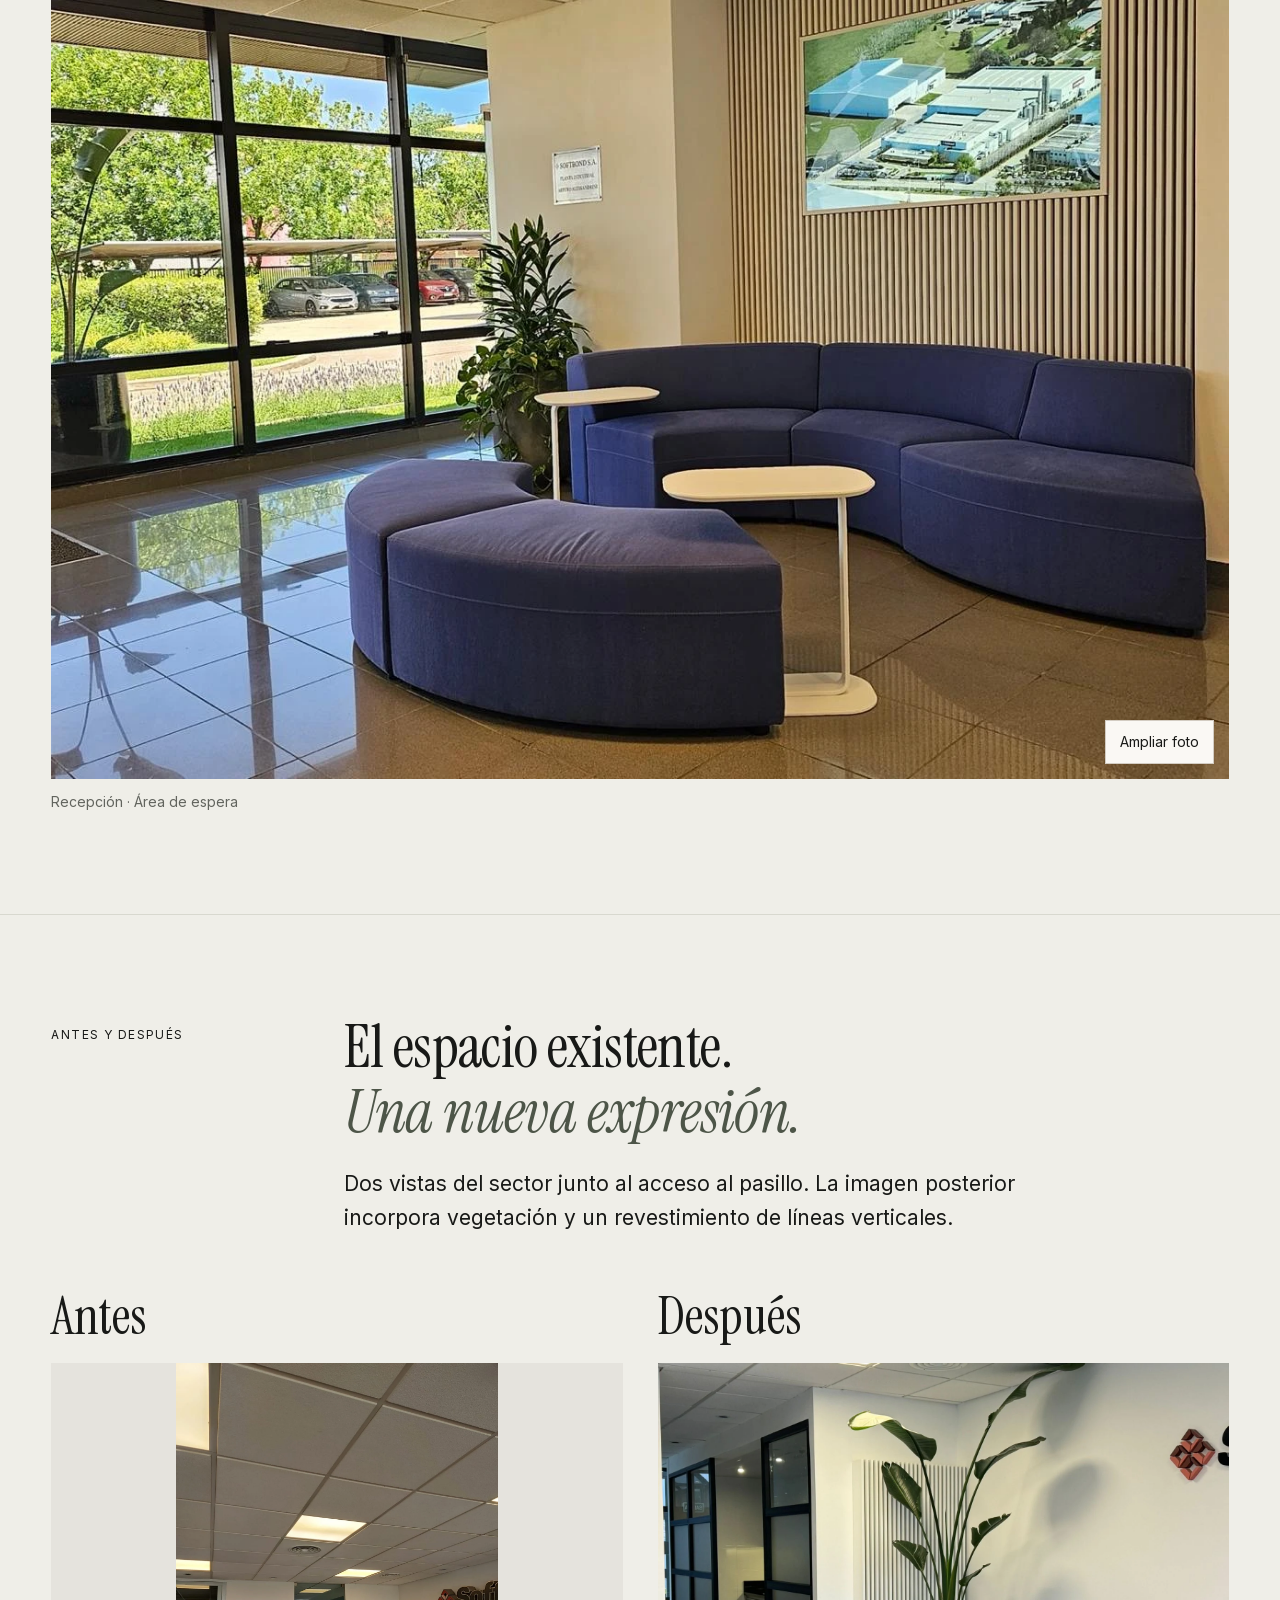
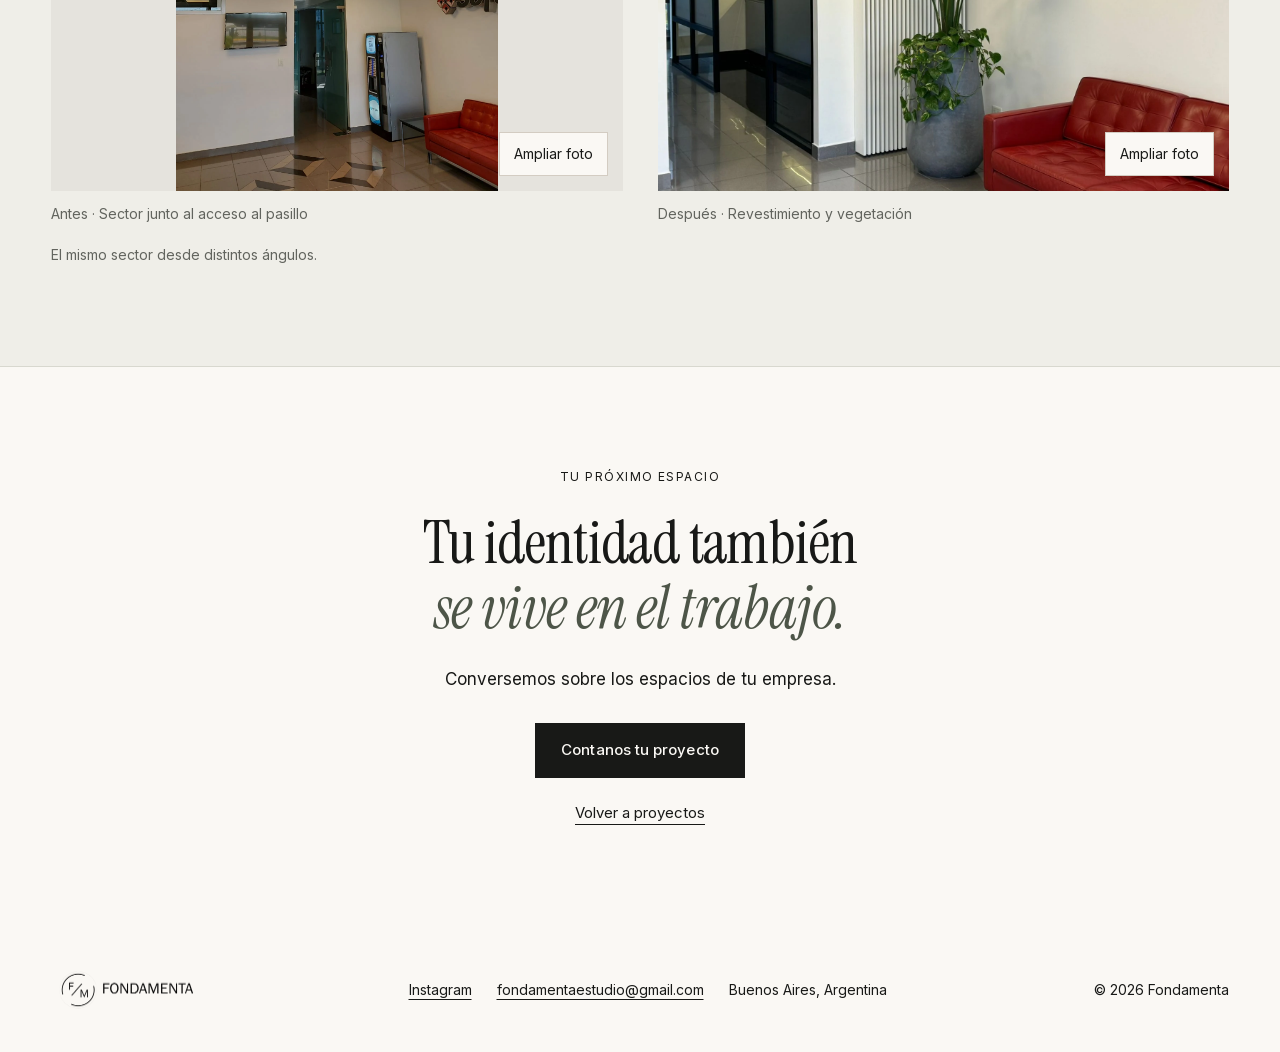
<file: proyectos/softbond/index.html>
<!doctype html><html lang="es-AR"><head><meta charset="utf-8"><meta name="viewport" content="width=device-width, initial-scale=1"><title>Softbond · Espacios de trabajo — Fondamenta</title><meta name="description" content="Un recorrido visual por los espacios de Softbond: sala de reuniones, despachos y recepción, con una paleta neutra, texturas de madera e iluminación integrada."><meta name="robots" content="noindex,nofollow"><meta name="theme-color" content="#faf8f4"><link rel="stylesheet" href="../../style.css"><script defer src="../../app.js"></script></head><body><a class="skip" href="#contenido">Ir al contenido</a><div class="preview">VERSIÓN DE TRABAJO · Fondamenta</div><header><a href="../../index.html" aria-label="Fondamenta, inicio"><img src="../../logo.png" width="180" height="54" alt="Fondamenta"></a><nav aria-label="Principal"><a href="../../index.html#servicios">Servicios</a><a href="../../index.html#proyectos">Proyectos</a><a href="../../index.html#proceso">Proceso</a><a href="../../index.html#estudio">Estudio</a></nav><a class="button small" href="../../index.html#contacto">Contanos tu proyecto</a></header>
<main id="contenido" class="case-page softbond-case">
<section class="section case-intro"><a class="text-link" href="../../index.html#proyectos">Volver a proyectos</a><p class="eyebrow">SOFTBOND · PILAR, BUENOS AIRES</p><h1>Espacios de trabajo <br><em>con identidad.</em></h1><div class="case-facts"><span>Espacios corporativos</span><span>Sala de reuniones · Despachos · Recepción</span></div><p class="case-lead">Un recorrido por los espacios de Softbond, donde los tonos neutros, las texturas de madera y la iluminación integrada construyen un lenguaje común.</p></section>
<div class="case-cover"><img src="../../obras/softbond/sala-reuniones.webp" alt="Sala de reuniones de Softbond con mesa central, sillas negras, paneles de tono madera y la marca sobre una pared iluminada" width="1280" height="960" fetchpriority="high"><p>Softbond · Sala de reuniones</p></div>
<section class="section case-story"><p class="eyebrow">LA MARCA EN EL ESPACIO</p><div><h2>Una presencia clara. <br><em>Un lenguaje compartido.</em></h2><p>En la sala de reuniones, la identidad de Softbond ocupa un lugar central. El mobiliario de líneas simples y la combinación de superficies claras con sillas negras acompañan su presencia.</p><p>Los paneles de tono madera y las líneas de luz se repiten en otros ambientes, vinculando las áreas de reunión y trabajo.</p></div></section>
<section class="case-brand"><div><p class="eyebrow">MATERIALES E ILUMINACIÓN</p><h2>La luz como parte <br><em>del conjunto.</em></h2><p>Las franjas verticales de iluminación se integran entre los paneles de la sala de reuniones. La textura de madera aporta calidez a una base de blancos, grises y negros.</p></div><figure class="case-photo"><button class="project-photo" data-image="../../obras/softbond/iluminacion.webp" data-title="Sala de reuniones · Paneles e iluminación integrada" aria-label="Ampliar foto: Sala de reuniones · Paneles e iluminación integrada"><img loading="lazy" src="../../obras/softbond/iluminacion.webp" alt="Paneles de tono madera con líneas verticales de luz en la sala de reuniones"><span>Ampliar foto</span></button><figcaption>Sala de reuniones · Paneles e iluminación integrada</figcaption></figure></section>
<section class="section softbond-office"><div class="section-heading"><p class="eyebrow">ÁREAS DE TRABAJO</p><div><h2>Continuidad <br><em>entre ambientes.</em></h2><p class="intro">El despacho retoma la paleta de la sala de reuniones: mobiliario claro, guardado bajo y un revestimiento de tono madera con iluminación superior.</p></div></div><figure class="case-photo"><button class="project-photo" data-image="../../obras/softbond/despacho.webp" data-title="Despacho · Mobiliario, guardado y luz natural" aria-label="Ampliar foto: Despacho · Mobiliario, guardado y luz natural"><img loading="lazy" src="../../obras/softbond/despacho.webp" alt="Despacho con escritorio claro, sillas de visita negras, guardado bajo y panel de tono madera iluminado junto a una ventana"><span>Ampliar foto</span></button><figcaption>Despacho · Mobiliario, guardado y luz natural</figcaption></figure></section>
<section class="section case-evolution"><div class="section-heading"><p class="eyebrow">RECEPCIÓN</p><div><h2>Un espacio <br><em>para recibir.</em></h2><p class="intro">Los asientos curvos azules, las mesas auxiliares y la vegetación componen el área de espera junto a los ventanales.</p></div></div><figure class="case-photo"><button class="project-photo" data-image="../../obras/softbond/recepcion.webp" data-title="Recepción · Área de espera" aria-label="Ampliar foto: Recepción · Área de espera"><img loading="lazy" src="../../obras/softbond/recepcion.webp" alt="Recepción con sillones curvos azules, mesas auxiliares claras, pared de listones y grandes ventanales"><span>Ampliar foto</span></button><figcaption>Recepción · Área de espera</figcaption></figure></section>
<section class="section case-evolution"><div class="section-heading"><p class="eyebrow">ANTES Y DESPUÉS</p><div><h2>El espacio existente. <br><em>Una nueva expresión.</em></h2><p class="intro">Dos vistas del sector junto al acceso al pasillo. La imagen posterior incorpora vegetación y un revestimiento de líneas verticales.</p></div></div><div class="case-comparison softbond-comparison"><article><p class="case-year">Antes</p><figure class="case-photo"><button class="project-photo" data-image="../../obras/softbond/antes-recepcion.webp" data-title="Antes · Sector junto al acceso al pasillo" aria-label="Ampliar foto: Antes · Sector junto al acceso al pasillo"><img loading="lazy" src="../../obras/softbond/antes-recepcion.webp" alt="Sector anterior junto al pasillo, con sillón rojo, cafetera y marca sobre la pared"><span>Ampliar foto</span></button><figcaption>Antes · Sector junto al acceso al pasillo</figcaption></figure></article><article><p class="case-year">Después</p><figure class="case-photo"><button class="project-photo" data-image="../../obras/softbond/circulacion.webp" data-title="Después · Revestimiento y vegetación" aria-label="Ampliar foto: Después · Revestimiento y vegetación"><img loading="lazy" src="../../obras/softbond/circulacion.webp" alt="Sector junto al pasillo con mamparas de vidrio, revestimiento vertical, vegetación y sillón rojo"><span>Ampliar foto</span></button><figcaption>Después · Revestimiento y vegetación</figcaption></figure></article></div><p class="case-comparison-note">El mismo sector desde distintos ángulos.</p></section><section class="section case-cta"><p class="eyebrow">TU PRÓXIMO ESPACIO</p><h2>Tu identidad también <br><em>se vive en el trabajo.</em></h2><p>Conversemos sobre los espacios de tu empresa.</p><a class="button" href="../../index.html#contacto">Contanos tu proyecto</a><a class="text-link" href="../../index.html#proyectos">Volver a proyectos</a></section>
</main><footer><img src="../../logo.png" alt="Fondamenta" width="160" height="48"><div><a href="https://instagram.com/fondamenta.estudio" target="_blank" rel="noopener">Instagram</a><a data-track="email_click" href="mailto:fondamentaestudio@gmail.com">fondamentaestudio@gmail.com</a><span>Buenos Aires, Argentina</span></div><span>© 2026 Fondamenta</span></footer><dialog id="photo-dialog"><button class="close" type="button" aria-label="Cerrar imagen">×</button><img id="dialog-image" alt=""><p id="dialog-caption"></p></dialog></body></html>
</file>
<file: style.css>
@font-face{font-family:Inter;src:url('_next/static/media/83afe278b6a6bb3c-s.p.0q-301v4kxxnr.woff2');font-weight:100 900;font-display:swap}@font-face{font-family:Instrument;src:url('_next/static/media/e41d5df559864f9e-s.p.0gq7fw9.sy_5..woff2');font-display:swap}@font-face{font-family:Instrument;src:url('_next/static/media/7ebf22b5a21034f8-s.p.10_7676vm7pyy.woff2');font-style:italic;font-display:swap}
:root{--paper:#faf8f4;--ink:#181917;--muted:#62645e;--line:#d8d8cf}*{box-sizing:border-box}html{scroll-behavior:smooth;scroll-padding-top:100px}body{margin:0;background:var(--paper);color:var(--ink);font:15px/1.65 Inter,Arial,sans-serif}img{max-width:100%;display:block}a{color:inherit;text-decoration:none}button,input,select,textarea{font:inherit}button,a,input,select,textarea,summary{-webkit-tap-highlight-color:transparent}a:focus-visible,button:focus-visible,input:focus-visible,select:focus-visible,textarea:focus-visible,summary:focus-visible{outline:3px solid #7b785c;outline-offset:5px}h1,h2,h3,p{margin:0}h1,h2,h3{font-weight:400}h1,h2,.service h3,.project-caption h3,.process h3,.team h3,.lead{font-family:Instrument,Georgia,serif}h2{font-size:clamp(42px,4.7vw,70px);line-height:1.05;letter-spacing:-.02em}em{font-weight:400;color:#62665c}.preview{text-align:center;font-size:9px;letter-spacing:.18em;background:#eae8df;padding:5px}header{position:sticky;top:0;z-index:10;background:var(--paper);border-bottom:1px solid var(--line);display:flex;align-items:center;justify-content:space-between;padding:12px 4%;gap:20px}header img{width:174px;height:auto}nav{display:flex;gap:28px;font-size:13px}.button{display:inline-flex;align-items:center;justify-content:space-between;gap:30px;background:var(--ink);color:var(--paper);border:1px solid var(--ink);padding:16px 25px;cursor:pointer;font-size:13px;line-height:1.5;transition:background .2s}.button:hover{background:#41453c}.button.small{padding:11px 18px;font-size:12px}.text-link{display:inline-block;border-bottom:1px solid currentColor;padding:3px 0;font-size:13px}.skip{position:absolute;top:-100px}.skip:focus{top:5px;z-index:100;background:white;padding:10px}.eyebrow{font-size:10px;letter-spacing:.18em;line-height:1.6}.hero{position:relative;min-height:660px;display:flex;align-items:end;overflow:hidden}.hero-bg{position:absolute;inset:0;width:100%;height:100%;object-fit:cover}.hero:after{content:'';position:absolute;inset:0;background:linear-gradient(180deg,rgba(250,248,244,.15),rgba(250,248,244,.7) 30%,var(--paper) 100%)}.hero-content{position:relative;z-index:1;width:100%;padding:100px 4% 65px}.hero h1{font-size:clamp(58px,7.3vw,112px);line-height:.98;max-width:1000px;letter-spacing:-.035em;margin-top:25px}.hero-bottom{display:flex;justify-content:space-between;align-items:center;gap:60px;margin-top:40px}.hero-bottom>p{max-width:470px;font-size:17px}.actions{display:flex;flex-direction:column;align-items:start;gap:12px}.section{padding:100px 4%;border-top:1px solid var(--line)}.section-heading{display:grid;grid-template-columns:1fr 3fr;gap:40px;margin-bottom:55px}.section-heading>.eyebrow{padding-top:10px}.intro{font-size:19px;max-width:680px;margin-top:22px}.services{display:grid;grid-template-columns:repeat(3,1fr);gap:35px}.service{border-top:1px solid var(--ink);padding-top:22px;display:flex;align-items:start;flex-direction:column}.service h3{font-size:36px;line-height:1.1;margin:30px 0 18px}.service p{color:var(--muted);max-width:320px;margin-bottom:30px}.service .text-link{margin-top:auto}.service:hover .text-link{color:#6b6d4f}.projects{background:#efeee8}.project-grid{display:grid;grid-template-columns:repeat(3,minmax(0,1fr));gap:25px}.project-photo{position:relative;display:block;width:100%;border:0;padding:0;background:#ddd;cursor:zoom-in;text-align:left;overflow:hidden}.project-photo img{width:100%;height:440px;object-fit:cover;transition:transform .35s}.project-photo:hover img{transform:scale(1.025)}.project-photo span{position:absolute;bottom:15px;right:15px;background:var(--paper);padding:7px 12px;font-size:11px}.project-caption{margin-top:20px}.project-caption h3{font-size:32px}.project-caption p{font-size:11px;text-transform:uppercase;letter-spacing:.1em;margin-top:4px}.project-note{margin-top:40px;font-size:13px}.project-note a{border-bottom:1px solid}.statement{display:grid;grid-template-columns:1fr 1fr;background:#e1e3d9}.statement>div{padding:85px 9%}.statement h2{margin-top:30px}.statement p:not(.eyebrow){margin:30px 0;max-width:470px}.statement>img{width:100%;height:100%;min-height:520px;object-fit:cover}.process{display:grid;grid-template-columns:repeat(5,1fr);gap:25px}.process article{border-top:1px solid var(--line);padding-top:18px}.process h3{font-size:31px;margin:23px 0 16px}.process p{font-size:13px;color:var(--muted)}.process small{display:block;margin-top:20px;font-size:11px}.studio{display:grid;grid-template-columns:1fr 3fr;gap:40px}.studio>div>p{max-width:720px;margin-top:25px}.team{display:flex;gap:55px;margin-top:45px}.team>div{display:flex;gap:18px;align-items:center}.team img{width:70px;height:70px;object-fit:cover;border-radius:50%}.team h3{font-size:27px}.team p{font-size:10px;color:var(--muted)}.faq>div:last-child{margin-left:25%}details{border-top:1px solid var(--line);padding:23px 0}details:last-child{border-bottom:1px solid var(--line)}summary{cursor:pointer;list-style:none;display:flex;justify-content:space-between;gap:30px}summary::-webkit-details-marker{display:none}details p{margin-top:18px;max-width:700px;color:var(--muted)}details[open] summary span{transform:rotate(45deg)}.contact{background:#232820;color:var(--paper);display:grid;grid-template-columns:1fr 1.15fr;gap:8%}.contact em{color:#b8bfae}.contact h2{margin:30px 0}.contact>div>p:not(.eyebrow){max-width:340px;color:#d2d5cc}.contact .text-link{display:table;margin-top:25px}.contact form{background:var(--paper);color:var(--ink);padding:35px}.contact form h3{font-family:Instrument,Georgia,serif;font-size:36px}.form-intro{font-size:12px;color:var(--muted);margin:8px 0 25px}.form-grid{display:grid;grid-template-columns:1fr 1fr;gap:20px}label{display:flex;flex-direction:column;font-size:11px;gap:7px}.wide{grid-column:1/-1}input,select,textarea{width:100%;min-width:0;background:transparent;color:var(--ink);border:1px solid #babdb2;border-radius:0;padding:11px;font-size:13px}select{min-height:44px}textarea{resize:vertical}.privacy{font-size:10px;color:var(--muted);margin:20px 0}#send-options{border-top:1px solid var(--line);margin-top:25px;padding-top:20px}#send-options p{font-size:12px;margin:10px 0 15px}#send-options .button{margin:5px 5px 0 0;padding:12px;font-size:12px}.secondary{background:transparent;color:var(--ink)}footer{display:flex;align-items:center;justify-content:space-between;gap:30px;padding:40px 4%;font-size:10px}footer img{width:150px;height:auto}footer>div{display:flex;gap:25px;flex-wrap:wrap}dialog{padding:22px;background:var(--paper);border:0;max-width:90vw;max-height:94vh}dialog::backdrop{background:#000c}dialog img{max-height:78vh;max-width:80vw;object-fit:contain}dialog p{margin-top:10px;font-size:12px}.close{position:absolute;right:5px;top:5px;border:0;background:var(--paper);width:36px;height:36px;font-size:26px;cursor:pointer}.service-page{padding-top:65px}.service-page .eyebrow{margin-top:60px}.service-page h1{font-size:clamp(55px,7vw,100px);line-height:1.05;max-width:900px;margin:20px 0}.lead{font-size:35px;max-width:800px;line-height:1.2}.service-body{display:grid;grid-template-columns:1fr 1fr;gap:10%;margin:60px 0;max-width:1100px}.service-body h2{font-size:36px}.service-body ol{padding-left:20px}.service-body li{padding:8px}.service-body>div>p{font-size:12px;color:var(--muted)}.service-photo img{width:100%;max-height:600px;object-fit:cover}
@media(max-width:900px){nav{gap:15px}header .small{font-size:11px}.section-heading,.studio{grid-template-columns:1fr;gap:25px}.project-photo img{height:330px}.process{grid-template-columns:repeat(3,1fr);row-gap:40px}.faq>div:last-child{margin-left:0}.team{gap:25px}.contact{gap:35px}.contact form{padding:25px}.form-grid{grid-template-columns:1fr}.wide{grid-column:auto}.statement>div{padding:65px 8%}footer{flex-wrap:wrap}}
@media(max-width:650px){html{scroll-padding-top:90px}header{padding:12px 5%}header img{width:135px}nav{display:none}header .small{padding:10px;gap:8px;font-size:10px}.hero{min-height:660px}.hero-content{padding:100px 5% 50px}.hero h1{font-size:60px}.hero-bottom{flex-direction:column;align-items:start;gap:25px;margin-top:30px}.hero-bottom>p{font-size:15px}.eyebrow{font-size:9px}.section{padding:65px 5%}.section-heading{margin-bottom:35px}h2{font-size:46px}.services,.project-grid{grid-template-columns:1fr;gap:40px}.service h3{margin-top:18px}.service p{max-width:100%;margin-bottom:20px}.project-photo img{height:auto;max-height:540px;aspect-ratio:4/5}.statement{grid-template-columns:1fr}.statement>div{padding:65px 5%}.statement>img{min-height:0;height:360px}.process{grid-template-columns:1fr}.process article{display:grid;grid-template-columns:35px 1fr;gap:0 15px}.process .eyebrow{grid-row:1/4;padding-top:7px}.process h3{margin:0 0 12px}.process p,.process small{grid-column:2}.process small{margin-top:12px}.team{flex-direction:column}.contact{grid-template-columns:1fr}.contact form{padding:25px 20px}.contact h2{font-size:48px}.contact>div>p:not(.eyebrow){max-width:100%}.form-grid{grid-template-columns:1fr}.service-body{grid-template-columns:1fr;gap:35px}.lead{font-size:29px}footer{padding:35px 5%;align-items:start;flex-direction:column}footer>div{flex-direction:column;gap:10px}.intro{font-size:17px}.service-page .eyebrow{margin-top:40px}}
@media(prefers-reduced-motion:reduce){html{scroll-behavior:auto}*{transition:none!important}}

/* Textos de lectura más grandes. */
body{font-size:17px;line-height:1.7}
h1,h2,h3,.service h3,.project-caption h3,.process h3,.team h3,.lead,.contact form h3{font-family:Inter,Arial,sans-serif;font-weight:450}
em{font-style:normal;font-weight:450;color:#4d5548}
h2{font-size:clamp(34px,3.7vw,56px);line-height:1.15;letter-spacing:-.045em}
.hero{min-height:700px}
.hero h1{font-size:clamp(44px,6vw,86px);font-weight:450;line-height:1.08;letter-spacing:-.055em;max-width:1050px}
.hero h1 em{color:#4d5548}
.hero-bottom>p{font-size:19px;max-width:530px}
.eyebrow{font-size:12px;letter-spacing:.12em}
nav{font-size:15px}
.button,.text-link{font-size:15px}
.button.small{font-size:14px}
.preview{font-size:11px;letter-spacing:.13em}
.intro{font-size:21px;line-height:1.65}
.service h3{font-size:28px;line-height:1.2;letter-spacing:-.035em}
.service p{font-size:17px}
.project-caption h3{font-size:27px;letter-spacing:-.035em}
.project-caption p{font-size:14px;letter-spacing:.04em}
.project-photo span{font-size:14px}
.project-note{font-size:16px}
.process{gap:28px}
.process h3{font-size:24px;line-height:1.2;letter-spacing:-.035em}
.process p{font-size:16px}
.process small{font-size:14px;line-height:1.6}
.team{flex-wrap:wrap;gap:30px 45px}
.team h3{font-size:23px;letter-spacing:-.025em}
.team p{font-size:14px}
summary{font-size:17px}
.contact h2{font-size:clamp(34px,3.7vw,54px)}
.contact form h3{font-size:28px;line-height:1.2;letter-spacing:-.035em}
.form-intro{font-size:16px;line-height:1.6}
label{font-size:14px;line-height:1.5}
input,select,textarea{font-size:16px;min-height:48px}
.privacy{font-size:13px;line-height:1.65}
#send-options p,#send-options .button{font-size:15px}
footer{font-size:14px}
footer>div{gap:14px 25px}
dialog p{font-size:15px}
.service-page h1{font-size:clamp(40px,5.5vw,76px);line-height:1.1;letter-spacing:-.05em}
.lead{font-size:28px;line-height:1.4;letter-spacing:-.025em}
.service-body h2{font-size:32px}
.service-body>div>p{font-size:15px}
@media(min-width:651px) and (max-width:1100px){.process{grid-template-columns:repeat(3,1fr);row-gap:40px}nav{gap:20px}.button.small{font-size:13px}}
@media(max-width:650px){
 body{font-size:17px}
 header img{width:130px}
 header .small{font-size:12px;max-width:175px;gap:10px;padding:10px 12px}
 .hero{min-height:660px}
 .hero-content{padding-top:80px}
 .hero h1{font-size:clamp(39px,10vw,58px);line-height:1.1;letter-spacing:-.05em}
 .hero-bottom>p{font-size:18px}
 .eyebrow{font-size:12px}
 .hero .eyebrow{font-size:11px}
 h2,.contact h2{font-size:36px}
 .intro{font-size:20px}
 .process{grid-template-columns:1fr}
 .process h3{font-size:25px}
 .process p{font-size:17px}
 .contact form h3{font-size:27px}
 .team h3{font-size:23px}
 .team p{font-size:14px}
 .lead{font-size:24px}
}

/* Tipografía original en títulos, con lectura ampliada en textos y controles. */
h1,h2,h3,.service h3,.project-caption h3,.process h3,.team h3,.lead,.contact form h3{font-family:Instrument,Georgia,serif;font-weight:400}
em{font-style:italic;font-weight:400}
h2{font-size:clamp(42px,4.7vw,70px);letter-spacing:-.02em;line-height:1.08}
.hero h1{font-size:clamp(58px,7.3vw,112px);font-weight:400;line-height:.98;letter-spacing:-.035em;max-width:1000px}
.service h3{font-size:36px;letter-spacing:0}
.project-caption h3{font-size:32px;letter-spacing:0}
.process h3{font-size:31px;letter-spacing:0}
.team h3{font-size:27px;letter-spacing:0}
.contact form h3{font-size:36px;letter-spacing:0}
.contact h2{font-size:clamp(42px,4.7vw,64px)}
.service-page h1{font-size:clamp(55px,7vw,100px);letter-spacing:-.035em}
.lead{font-size:35px;letter-spacing:0}
.service-body h2{font-size:36px}
@media(max-width:650px){
 .hero h1{font-size:60px}
 h2{font-size:46px}
 .contact h2{font-size:48px}
 .lead{font-size:29px}
}

/* Recuperar proporciones más abiertas sin reducir los textos de lectura. */
body{line-height:1.6}
.hero h1{font-size:clamp(58px,6.8vw,104px);max-width:1100px;letter-spacing:-.02em;line-height:1.04}
h2{letter-spacing:-.01em}
.section-heading,.studio{grid-template-columns:minmax(170px,1fr) minmax(0,3.4fr);gap:32px}
.services{gap:32px}
.service h3{font-size:32px;line-height:1.15}
.service p{max-width:none;line-height:1.65}
.hero-bottom>p{max-width:570px;line-height:1.65}
.process p{line-height:1.65}
.contact>div>p:not(.eyebrow){max-width:390px}
@media(max-width:900px){.section-heading,.studio{grid-template-columns:1fr;gap:25px}}
@media(max-width:650px){.hero h1{font-size:56px;letter-spacing:-.02em}.service h3{font-size:32px}}

/* Enlaces reconocibles por subrayado, contraste y una lupa para las fotos. */
.text-link{border-bottom:0;text-decoration:underline;text-underline-offset:6px;text-decoration-thickness:1px}
.text-link:hover,.project-note a:hover{color:#505b45;text-decoration-thickness:2px}
.service:hover .text-link{text-decoration-thickness:2px}
.contact .text-link:hover{color:#e2e8d7}
.project-photo span{display:flex;align-items:center;gap:8px}
.project-photo span svg{flex-shrink:0}
footer a{text-decoration:underline;text-underline-offset:4px}
footer a:hover{text-decoration-thickness:2px}

/* Un contraste más claro entre esta sección y los fondos vecinos. */
.statement{background:#625b55;color:#faf8f4}
.statement em{color:#e8e0d8}
.statement .eyebrow{color:#e8e0d8}
.statement p:not(.eyebrow){color:#f2ede7}
.statement .text-link:hover{color:#e8e0d8}

/* Jerarquía de acciones: relleno, contorno y enlace subrayado. */
.button{justify-content:center;min-height:50px;padding:15px 25px;font-weight:500;letter-spacing:.005em;border-radius:0;transition:background-color .18s,color .18s,border-color .18s}
.button:not(.secondary):hover{background:#625b55;border-color:#625b55;color:#faf8f4}
.button:active{transform:translateY(1px)}
.button.small{min-height:44px;padding:11px 20px}
.button.secondary{background:transparent;color:var(--ink);border-color:#706963}
.button.secondary:hover{background:#e8e2db;border-color:#625b55;color:var(--ink)}
.actions{align-items:stretch;gap:12px;min-width:245px}
.actions .button{width:100%}
.contact>div>.button.secondary{display:inline-flex;margin-top:28px;border-color:#bdb7ad;color:#faf8f4}
.contact>div>.button.secondary:hover{background:#faf8f4;color:#232820;border-color:#faf8f4}
.project-photo span{border:1px solid #d3ccc2;padding:10px 14px;background:#faf8f4;color:var(--ink)}
.project-photo:hover span{background:#e8e2db;border-color:#b8ada2}
@media(max-width:650px){.actions{width:100%;min-width:0}.button{min-height:50px}.contact>div>.button.secondary{width:100%}}

/* Alinear los cierres de cada etapa, aunque sus descripciones ocupen distintas líneas. */
.process article{display:flex;flex-direction:column}
.process small{margin-top:auto;padding-top:20px;min-height:calc(4.8em + 20px)}
@media(max-width:650px){
 .process article{display:grid}
 .process small{margin-top:12px;padding-top:0;min-height:0}
}

/* Caso de proyecto · Juanita Jo */
.softbond-detail{max-width:760px;margin:65px auto 0}
.softbond-office>.case-photo{max-width:1100px;margin:0 auto}
.softbond-case .case-cover>img{object-fit:contain;max-height:none}
.case-credits{display:flex;flex-wrap:wrap;gap:25px 65px;margin-top:30px;padding-top:25px;border-top:1px solid var(--line)}
.case-credits dt{font-size:14px;color:var(--muted);margin-bottom:7px}.case-credits dd{margin:0}
.case-stages{display:grid;grid-template-columns:repeat(3,1fr);gap:35px;list-style:none;padding:0;margin:45px 0 65px}
.case-stages li{border-top:1px solid var(--line);padding-top:20px}.case-stages li>span{font-size:14px;color:var(--muted)}
.case-stages h3{font-size:31px;margin:20px 0 15px}
.divanlito-interior-compare .project-photo img{aspect-ratio:4/3;object-fit:contain;background:#e5e3dd}
.case-comparison-note{font-size:14px;color:var(--muted);margin-top:18px}
.divanlito-last{max-width:660px;margin:55px auto 0}
@media(max-width:650px){.case-stages{grid-template-columns:1fr;gap:30px}.case-credits{gap:20px}.case-stages h3{font-size:29px}}
.case-intro{padding-top:55px;padding-bottom:65px}
.case-intro>.eyebrow{margin-top:55px}
.case-intro h1{font-size:clamp(48px,6.4vw,94px);line-height:1.04;letter-spacing:-.025em;margin:25px 0 30px;max-width:1150px}
.case-facts{display:flex;flex-wrap:wrap;gap:12px 35px;border-top:1px solid var(--line);padding-top:20px;font-size:14px;color:var(--muted)}
.case-lead{max-width:760px;font-size:21px;line-height:1.65;margin-top:35px}
.case-cover{margin:0 4%}
.case-cover>img{width:100%;height:auto;max-height:760px;object-fit:cover}
.case-cover>p{font-size:14px;color:var(--muted);margin-top:12px}
.case-story{display:grid;grid-template-columns:1fr 3.4fr;gap:32px;border-top:0}
.case-story>div{max-width:800px}
.case-story p:not(.eyebrow){margin-top:25px}
.case-evolution{background:#efeee8}
.case-comparison,.case-detail-pair,.case-making-grid{display:grid;grid-template-columns:1fr 1fr;gap:35px}
.case-photo{margin:0;min-width:0}
.case-photo .project-photo img{height:auto;width:100%;object-fit:contain}
.case-photo figcaption{font-size:14px;color:var(--muted);margin-top:12px}
.case-year{font:52px/1 Instrument,Georgia,serif;margin-bottom:20px}
.comparison-photo .project-photo img{aspect-ratio:4/3;object-fit:cover}
.case-comparison h3{font-size:34px;margin:25px 0 12px}
.case-comparison article>p:last-child{max-width:560px}
.case-detail-pair{margin-top:65px;align-items:start}
.case-detail-pair .project-photo img{aspect-ratio:3/4;object-fit:contain;background:#e5e3dd}
.case-brand{display:grid;grid-template-columns:1fr 1fr;background:#625b55;color:#faf8f4;align-items:center}
.case-brand>div{padding:65px 9%}
.case-brand em{color:#e8e0d8}
.case-brand p:not(.eyebrow){margin-top:25px}
.case-brand h2{margin-top:25px}
.case-brand>.case-photo{padding:35px}
.case-brand .case-photo img{max-height:700px}
.case-brand figcaption{color:#f2ede7}
.case-making-grid{align-items:start}
.case-making-grid img{aspect-ratio:16/9}
.case-cta{text-align:center}
.case-cta h2{margin:25px 0}
.case-cta .button{display:table;margin:30px auto 20px}
.project-caption>.text-link{margin-top:15px}
a.project-photo{cursor:pointer}
@media(max-width:900px){.case-story{grid-template-columns:1fr}.case-comparison,.case-detail-pair,.case-making-grid{gap:25px}.case-brand>div{padding:45px 8%}.case-brand>.case-photo{padding:20px}}
@media(max-width:650px){.case-intro{padding-top:35px}.case-intro h1{font-size:49px}.case-intro h1 br{display:none}.case-intro>.eyebrow{margin-top:40px}.case-lead{font-size:19px}.case-cover{margin:0 5%}.case-comparison,.case-detail-pair,.case-making-grid,.case-brand{grid-template-columns:1fr;gap:40px}.case-brand{gap:0}.case-brand>div{padding:60px 5% 20px}.case-brand>.case-photo{padding:25px 5% 50px}.case-detail-pair{margin-top:45px}.case-photo .project-photo img{max-height:none}.case-year{font-size:45px}.case-comparison h3{font-size:32px}.case-facts{gap:8px 20px}}

.softbond-comparison .project-photo img{aspect-ratio:4/3;object-fit:contain;background:#e5e3dd}
</file>
